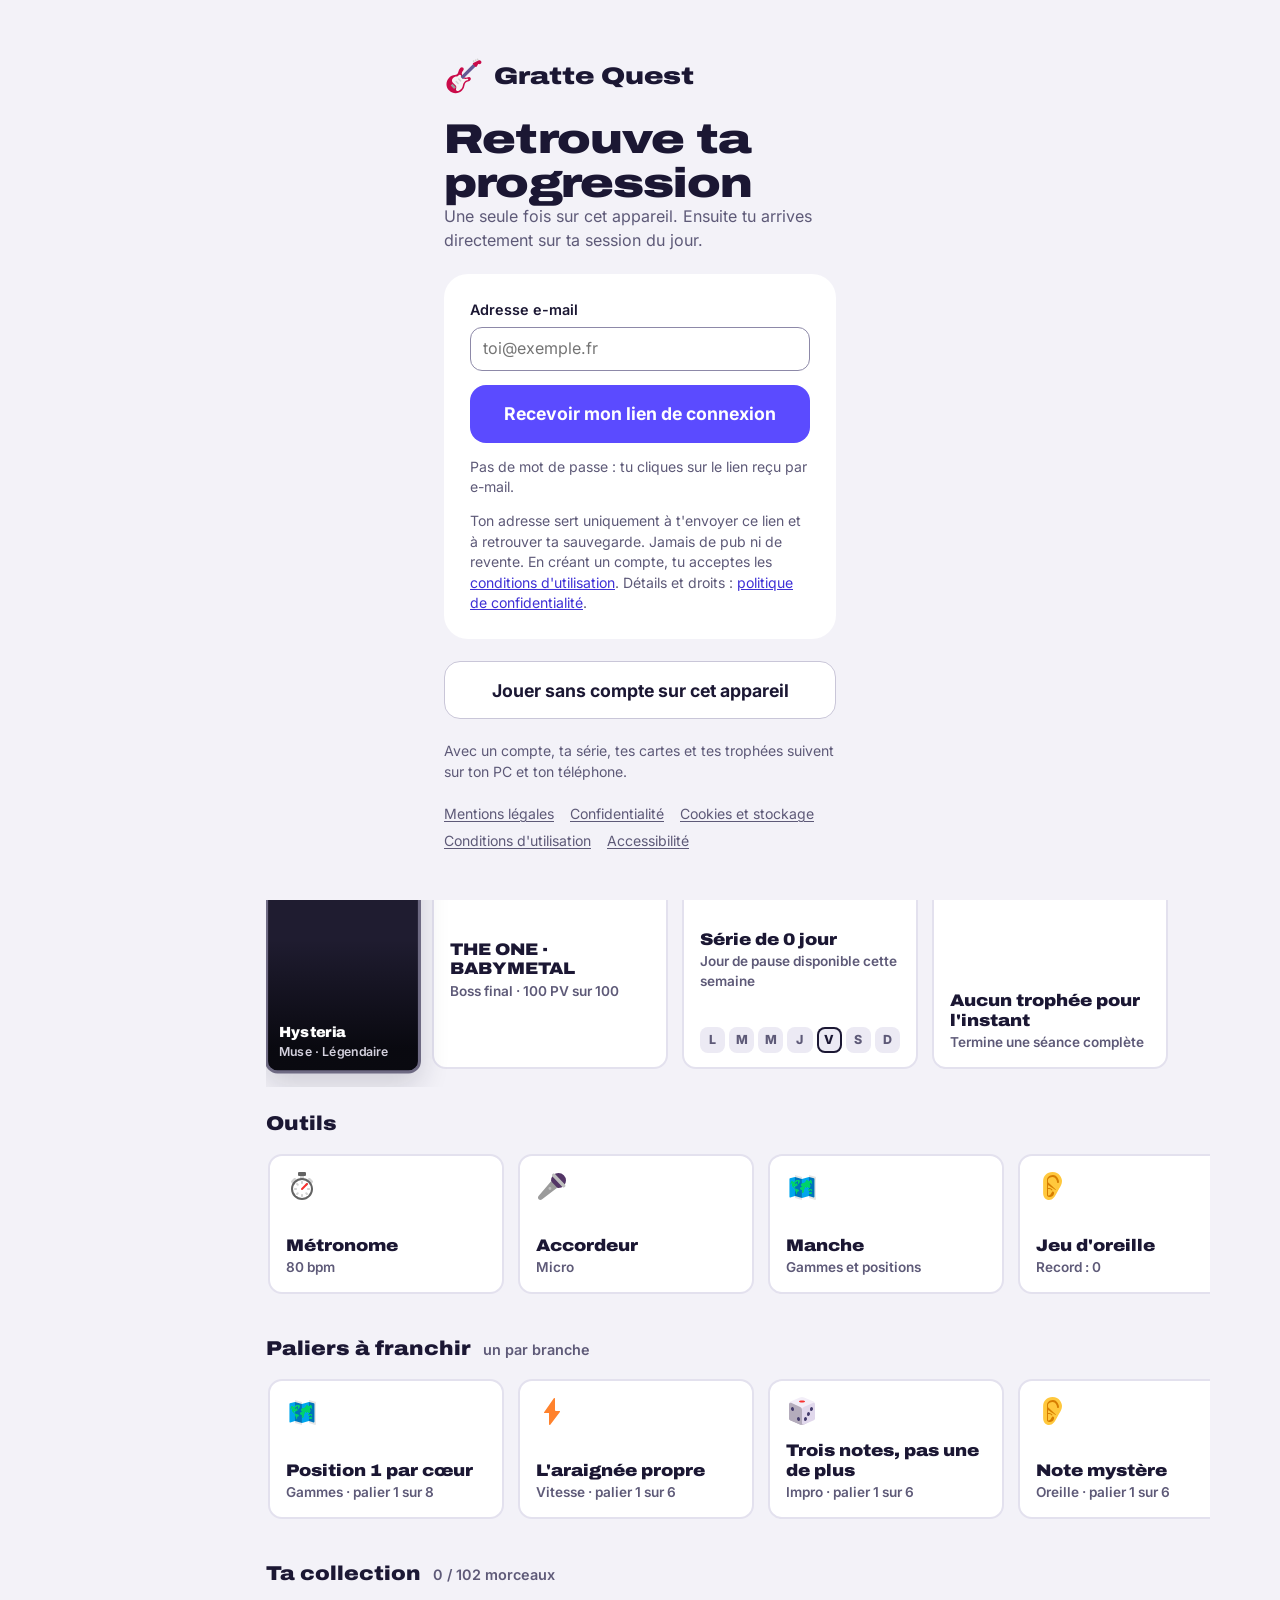
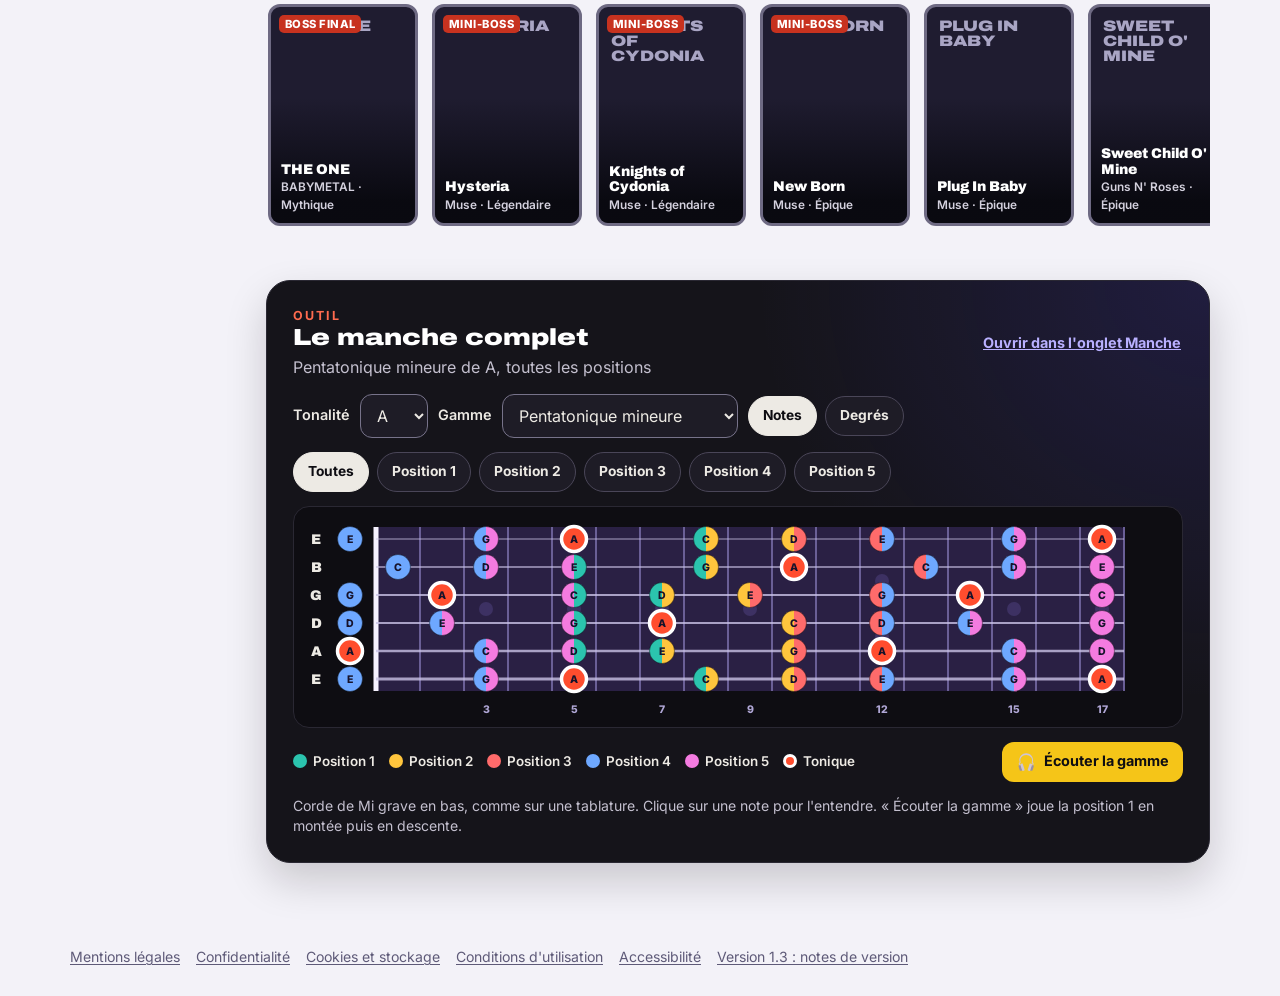
<file: index.html>
<!DOCTYPE html>
<html lang="fr">
<head>
<meta charset="utf-8">
<meta name="viewport" content="width=device-width, initial-scale=1, viewport-fit=cover">
<title>Gratte Quest</title>
<meta name="description" content="Journal de progression guitare électrique sous forme de jeu : missions du jour, paliers, cartes à collectionner, trophées et boss final.">
<meta name="theme-color" content="#5B4BFF">
<link rel="manifest" href="manifest.webmanifest">
<link rel="icon" type="image/png" sizes="192x192" href="assets/icons/icon-192.png">
<link rel="apple-touch-icon" href="assets/icons/apple-touch-icon.png">
<meta name="apple-mobile-web-app-capable" content="yes">
<meta name="apple-mobile-web-app-title" content="Gratte Quest">
<meta name="referrer" content="strict-origin-when-cross-origin">
<link rel="canonical" href="https://mathx007.github.io/siteguitare/">
<link rel="alternate" type="text/markdown" href="llms.txt" title="Description du site pour les agents IA">
<link rel="sitemap" type="application/xml" href="sitemap.xml">
<script>/* Thème appliqué avant l'affichage (pas de flash) : choix mémorisé, sinon réglage de l'appareil. */try{var gqT=localStorage.getItem('gq-theme')}catch(e){}document.documentElement.dataset.theme=gqT==='dark'||gqT==='light'?gqT:(window.matchMedia&&matchMedia('(prefers-color-scheme: dark)').matches?'dark':'light');</script>
<link rel="stylesheet" href="assets/fonts/fonts.css?v=17">
<link rel="stylesheet" href="app.css?v=17">
<script type="application/ld+json">{"@context":"https://schema.org","@type":"WebApplication","name":"Gratte Quest","url":"https://mathx007.github.io/siteguitare/","applicationCategory":"EducationalApplication","operatingSystem":"Navigateur web","inLanguage":"fr","isAccessibleForFree":true,"description":"Journal de progression guitare électrique sous forme de jeu : missions quotidiennes de 30 minutes, paliers de compétences (gammes, vitesse, improvisation, oreille, riffs), cartes de morceaux à collectionner, trophées et boss final.","author":{"@type":"Person","name":"Mathys Langlois"}}</script>
</head>
<body>
<header id="top"></header>
<div id="sessionbar" role="region" aria-label="Session en cours" hidden></div>
<main id="view" class="wrap"></main>
<div id="dock" role="region" aria-label="Outils"></div>
<div id="seance" role="dialog" aria-modal="true" aria-label="Séance du jour, plein écran" hidden></div>
<div id="modal" role="dialog" aria-modal="true" aria-label="Détail"></div>
<div id="login" role="region" aria-label="Connexion" hidden></div>
<div id="toasts" aria-live="polite"></div>
<div id="sr" class="sr-only" aria-live="polite"></div>
<noscript><div class="wrap nojs"><h1>Gratte Quest</h1><p>Journal de progression guitare électrique sous forme de jeu : missions du jour, paliers, cartes de morceaux à collectionner, trophées et boss final. L'application a besoin de JavaScript pour fonctionner. Une description complète du site se trouve dans le fichier <a href="llms.txt">llms.txt</a>.</p></div></noscript>
<footer class="sitefoot wrap"><nav class="legal small" aria-label="Informations légales"><a href="mentions-legales.html">Mentions légales</a><a href="confidentialite.html">Confidentialité</a><a href="cookies.html">Cookies et stockage</a><a href="cgu.html">Conditions d'utilisation</a><a href="accessibilite.html">Accessibilité</a><a href="https://github.com/mathx007/siteguitare/blob/main/notes-de-version/1.3.md" target="_blank" rel="noopener noreferrer">Version 1.3 : notes de version<span class="sr-only"> (GitHub, nouvel onglet)</span></a></nav></footer>
<script src="vendor/supabase.js?v=17"></script>
<script src="js/core.js?v=17"></script>
<script src="js/data.js?v=17"></script>
<script src="js/audio.js?v=17"></script>
<script src="js/cloud.js?v=17"></script>
<script src="js/app.js?v=17"></script>
</body>
</html>
</file>
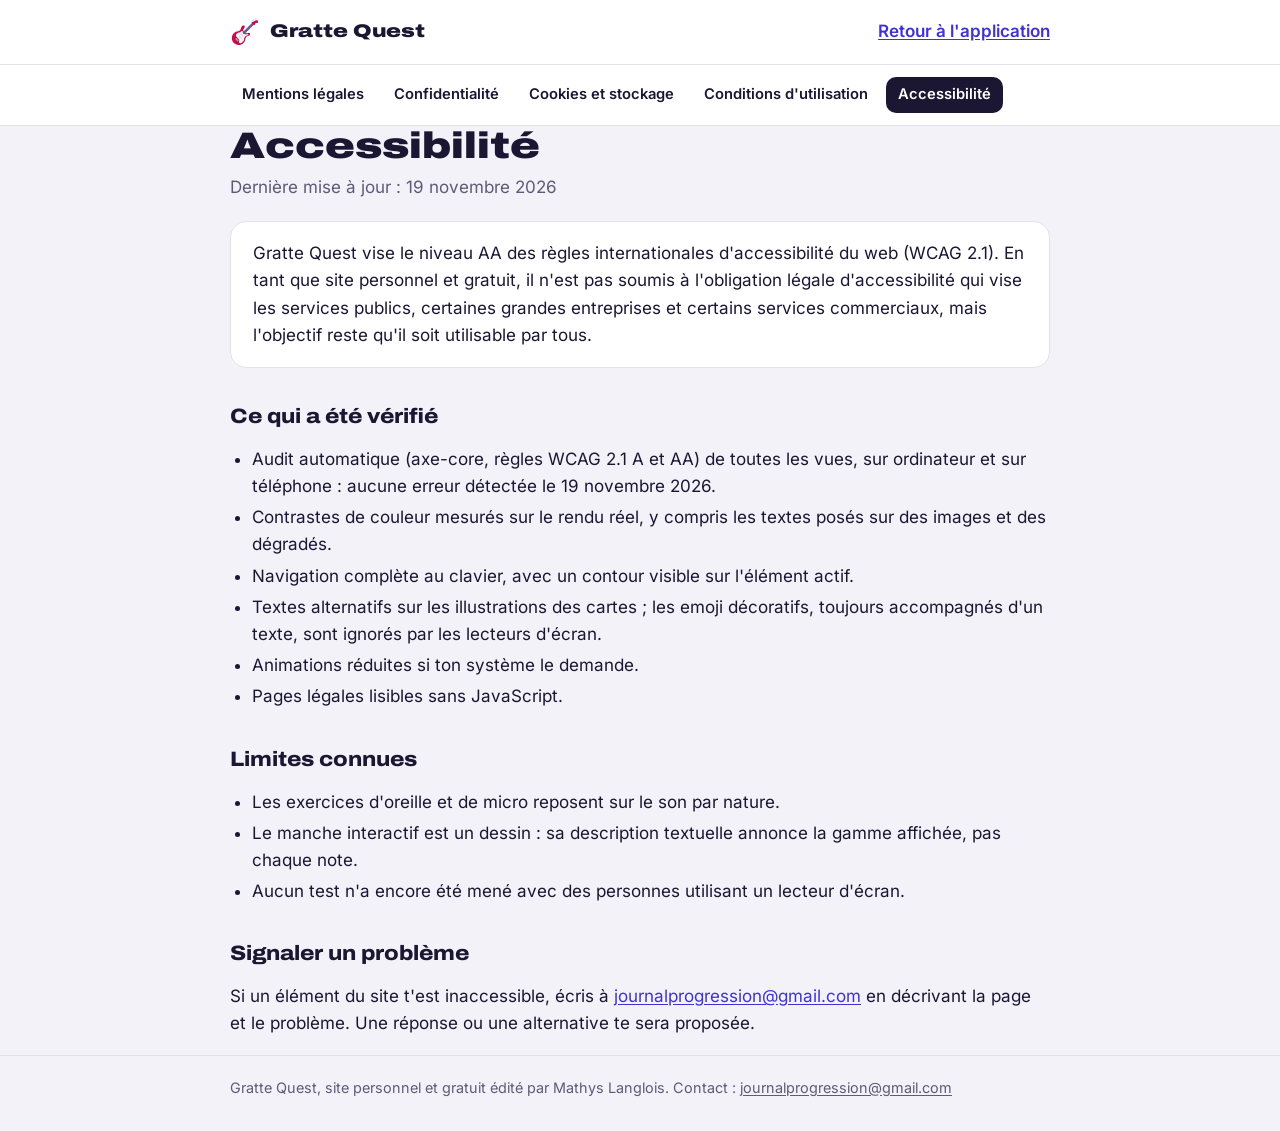
<file: accessibilite.html>
<!DOCTYPE html>
<html lang="fr">
<head>
<meta charset="utf-8">
<meta name="viewport" content="width=device-width, initial-scale=1">
<title>Accessibilité · Gratte Quest</title>
<meta name="description" content="Déclaration d'accessibilité de Gratte Quest.">
<meta name="referrer" content="strict-origin-when-cross-origin">
<link rel="canonical" href="https://mathx007.github.io/siteguitare/accessibilite.html">
<link rel="icon" type="image/png" sizes="192x192" href="assets/icons/icon-192.png">
<link rel="stylesheet" href="assets/fonts/fonts.css">
<link rel="stylesheet" href="assets/legal.css">
</head>
<body>
<a class="skip" href="#contenu">Aller au contenu</a>
<header class="top"><div class="in"><a class="brand" href="./"><img src="assets/emoji/guitar.svg" alt="" width="30" height="30">Gratte Quest</a><a class="back" href="./">Retour à l'application</a></div></header>
<nav class="legal-nav" aria-label="Informations légales"><ul><li><a href="mentions-legales.html">Mentions légales</a></li><li><a href="confidentialite.html">Confidentialité</a></li><li><a href="cookies.html">Cookies et stockage</a></li><li><a href="cgu.html">Conditions d'utilisation</a></li><li><a href="accessibilite.html" aria-current="page">Accessibilité</a></li></ul></nav>
<main id="contenu" class="in">
<h1>Accessibilité</h1>
<p class="updated">Dernière mise à jour : 19 novembre 2026</p>

<div class="box">
<p>Gratte Quest vise le niveau AA des règles internationales d'accessibilité du web (WCAG 2.1). En tant que site personnel et gratuit, il n'est pas soumis à l'obligation légale d'accessibilité qui vise les services publics, certaines grandes entreprises et certains services commerciaux, mais l'objectif reste qu'il soit utilisable par tous.</p>
</div>

<h2>Ce qui a été vérifié</h2>
<ul>
<li>Audit automatique (axe-core, règles WCAG 2.1 A et AA) de toutes les vues, sur ordinateur et sur téléphone : aucune erreur détectée le 19 novembre 2026.</li>
<li>Contrastes de couleur mesurés sur le rendu réel, y compris les textes posés sur des images et des dégradés.</li>
<li>Navigation complète au clavier, avec un contour visible sur l'élément actif.</li>
<li>Textes alternatifs sur les illustrations des cartes ; les emoji décoratifs, toujours accompagnés d'un texte, sont ignorés par les lecteurs d'écran.</li>
<li>Animations réduites si ton système le demande.</li>
<li>Pages légales lisibles sans JavaScript.</li>
</ul>

<h2>Limites connues</h2>
<ul>
<li>Les exercices d'oreille et de micro reposent sur le son par nature.</li>
<li>Le manche interactif est un dessin : sa description textuelle annonce la gamme affichée, pas chaque note.</li>
<li>Aucun test n'a encore été mené avec des personnes utilisant un lecteur d'écran.</li>
</ul>

<h2>Signaler un problème</h2>
<p>Si un élément du site t'est inaccessible, écris à <a href="mailto:journalprogression@gmail.com">journalprogression@gmail.com</a> en décrivant la page et le problème. Une réponse ou une alternative te sera proposée.</p>

</main>
<footer class="foot"><div class="in">Gratte Quest, site personnel et gratuit édité par Mathys Langlois. Contact : <a href="mailto:journalprogression@gmail.com">journalprogression@gmail.com</a></div></footer>
</body>
</html>
</file>
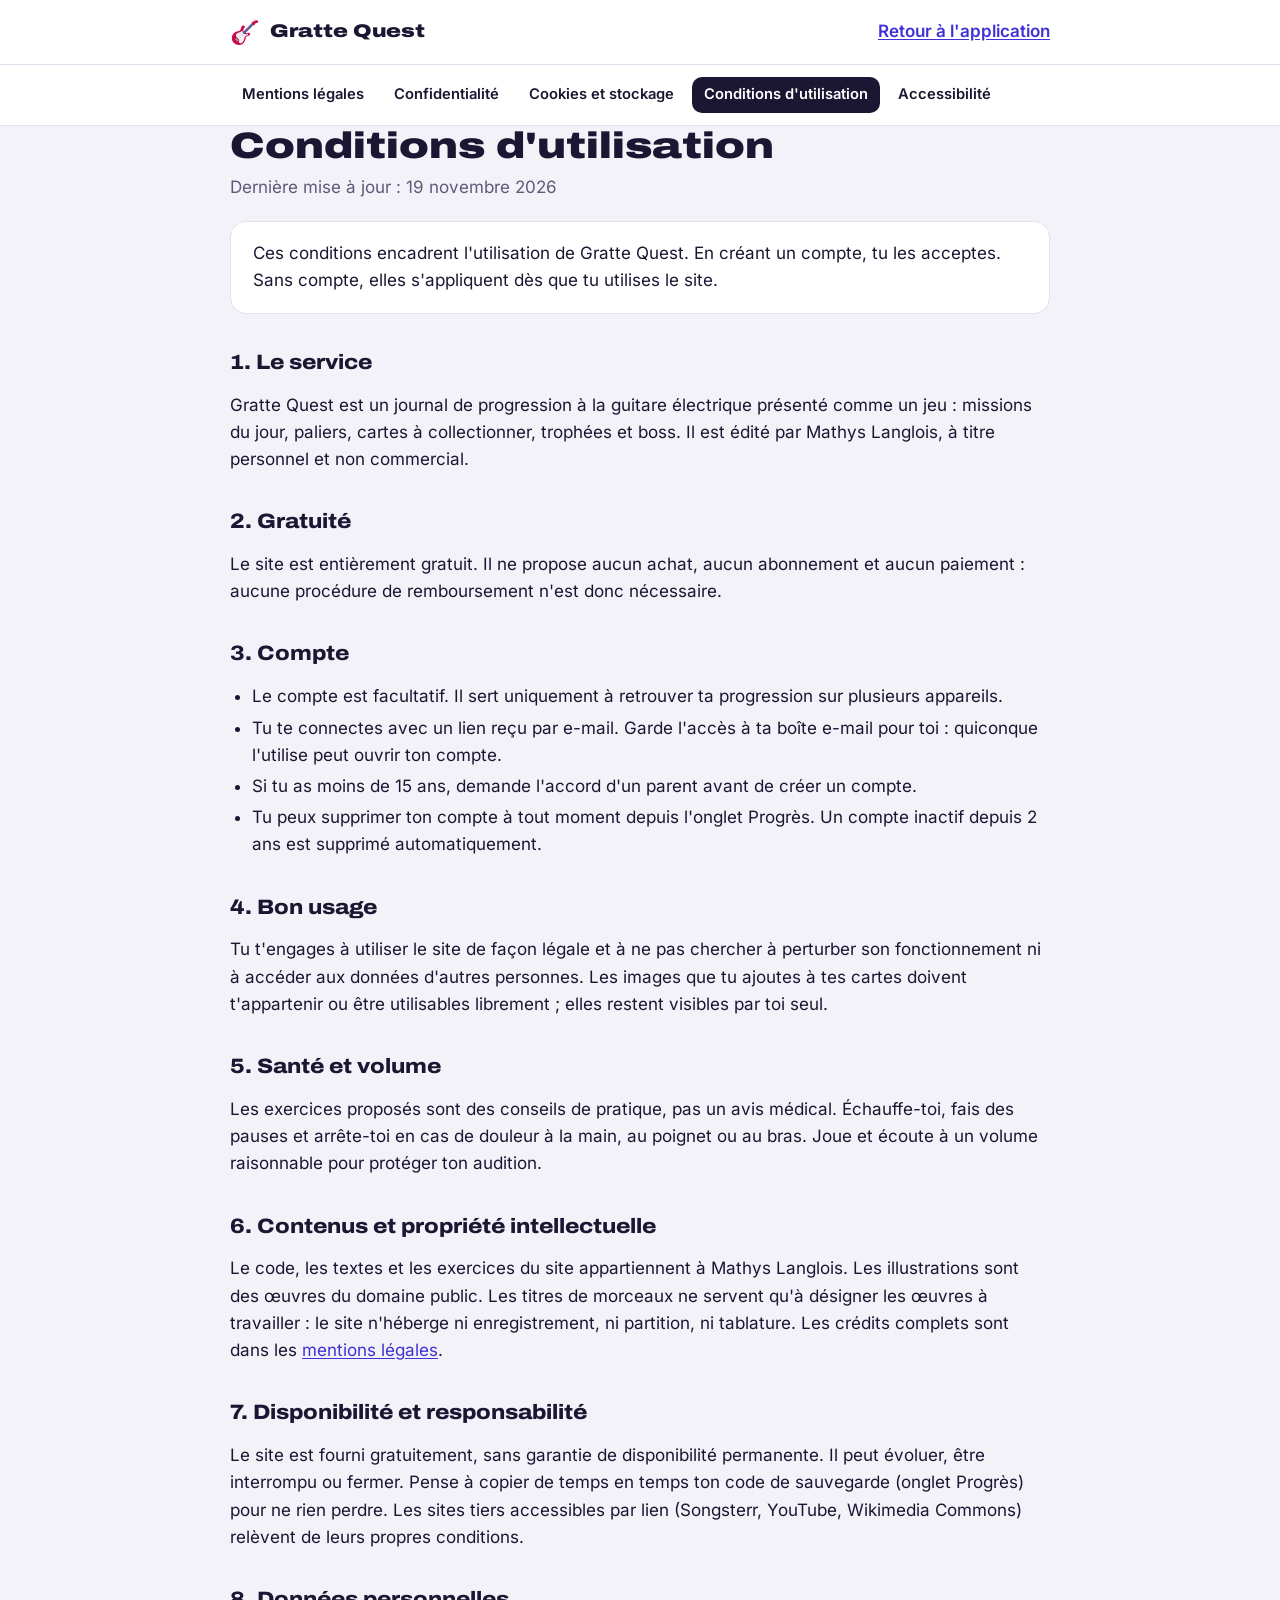
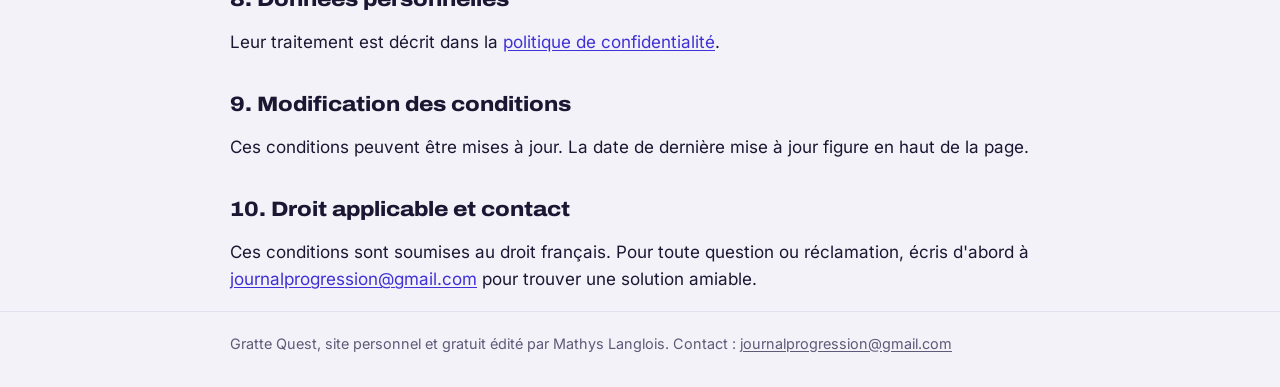
<file: cgu.html>
<!DOCTYPE html>
<html lang="fr">
<head>
<meta charset="utf-8">
<meta name="viewport" content="width=device-width, initial-scale=1">
<title>Conditions d'utilisation · Gratte Quest</title>
<meta name="description" content="Conditions générales d'utilisation de Gratte Quest.">
<meta name="referrer" content="strict-origin-when-cross-origin">
<link rel="canonical" href="https://mathx007.github.io/siteguitare/cgu.html">
<link rel="icon" type="image/png" sizes="192x192" href="assets/icons/icon-192.png">
<link rel="stylesheet" href="assets/fonts/fonts.css">
<link rel="stylesheet" href="assets/legal.css">
</head>
<body>
<a class="skip" href="#contenu">Aller au contenu</a>
<header class="top"><div class="in"><a class="brand" href="./"><img src="assets/emoji/guitar.svg" alt="" width="30" height="30">Gratte Quest</a><a class="back" href="./">Retour à l'application</a></div></header>
<nav class="legal-nav" aria-label="Informations légales"><ul><li><a href="mentions-legales.html">Mentions légales</a></li><li><a href="confidentialite.html">Confidentialité</a></li><li><a href="cookies.html">Cookies et stockage</a></li><li><a href="cgu.html" aria-current="page">Conditions d'utilisation</a></li><li><a href="accessibilite.html">Accessibilité</a></li></ul></nav>
<main id="contenu" class="in">
<h1>Conditions d'utilisation</h1>
<p class="updated">Dernière mise à jour : 19 novembre 2026</p>

<div class="box">
<p>Ces conditions encadrent l'utilisation de Gratte Quest. En créant un compte, tu les acceptes. Sans compte, elles s'appliquent dès que tu utilises le site.</p>
</div>

<h2>1. Le service</h2>
<p>Gratte Quest est un journal de progression à la guitare électrique présenté comme un jeu : missions du jour, paliers, cartes à collectionner, trophées et boss. Il est édité par Mathys Langlois, à titre personnel et non commercial.</p>

<h2>2. Gratuité</h2>
<p>Le site est entièrement gratuit. Il ne propose aucun achat, aucun abonnement et aucun paiement : aucune procédure de remboursement n'est donc nécessaire.</p>

<h2>3. Compte</h2>
<ul>
<li>Le compte est facultatif. Il sert uniquement à retrouver ta progression sur plusieurs appareils.</li>
<li>Tu te connectes avec un lien reçu par e-mail. Garde l'accès à ta boîte e-mail pour toi : quiconque l'utilise peut ouvrir ton compte.</li>
<li>Si tu as moins de 15 ans, demande l'accord d'un parent avant de créer un compte.</li>
<li>Tu peux supprimer ton compte à tout moment depuis l'onglet Progrès. Un compte inactif depuis 2 ans est supprimé automatiquement.</li>
</ul>

<h2>4. Bon usage</h2>
<p>Tu t'engages à utiliser le site de façon légale et à ne pas chercher à perturber son fonctionnement ni à accéder aux données d'autres personnes. Les images que tu ajoutes à tes cartes doivent t'appartenir ou être utilisables librement ; elles restent visibles par toi seul.</p>

<h2>5. Santé et volume</h2>
<p>Les exercices proposés sont des conseils de pratique, pas un avis médical. Échauffe-toi, fais des pauses et arrête-toi en cas de douleur à la main, au poignet ou au bras. Joue et écoute à un volume raisonnable pour protéger ton audition.</p>

<h2>6. Contenus et propriété intellectuelle</h2>
<p>Le code, les textes et les exercices du site appartiennent à Mathys Langlois. Les illustrations sont des œuvres du domaine public. Les titres de morceaux ne servent qu'à désigner les œuvres à travailler : le site n'héberge ni enregistrement, ni partition, ni tablature. Les crédits complets sont dans les <a href="mentions-legales.html">mentions légales</a>.</p>

<h2>7. Disponibilité et responsabilité</h2>
<p>Le site est fourni gratuitement, sans garantie de disponibilité permanente. Il peut évoluer, être interrompu ou fermer. Pense à copier de temps en temps ton code de sauvegarde (onglet Progrès) pour ne rien perdre. Les sites tiers accessibles par lien (Songsterr, YouTube, Wikimedia Commons) relèvent de leurs propres conditions.</p>

<h2>8. Données personnelles</h2>
<p>Leur traitement est décrit dans la <a href="confidentialite.html">politique de confidentialité</a>.</p>

<h2>9. Modification des conditions</h2>
<p>Ces conditions peuvent être mises à jour. La date de dernière mise à jour figure en haut de la page.</p>

<h2>10. Droit applicable et contact</h2>
<p>Ces conditions sont soumises au droit français. Pour toute question ou réclamation, écris d'abord à <a href="mailto:journalprogression@gmail.com">journalprogression@gmail.com</a> pour trouver une solution amiable.</p>

</main>
<footer class="foot"><div class="in">Gratte Quest, site personnel et gratuit édité par Mathys Langlois. Contact : <a href="mailto:journalprogression@gmail.com">journalprogression@gmail.com</a></div></footer>
</body>
</html>
</file>
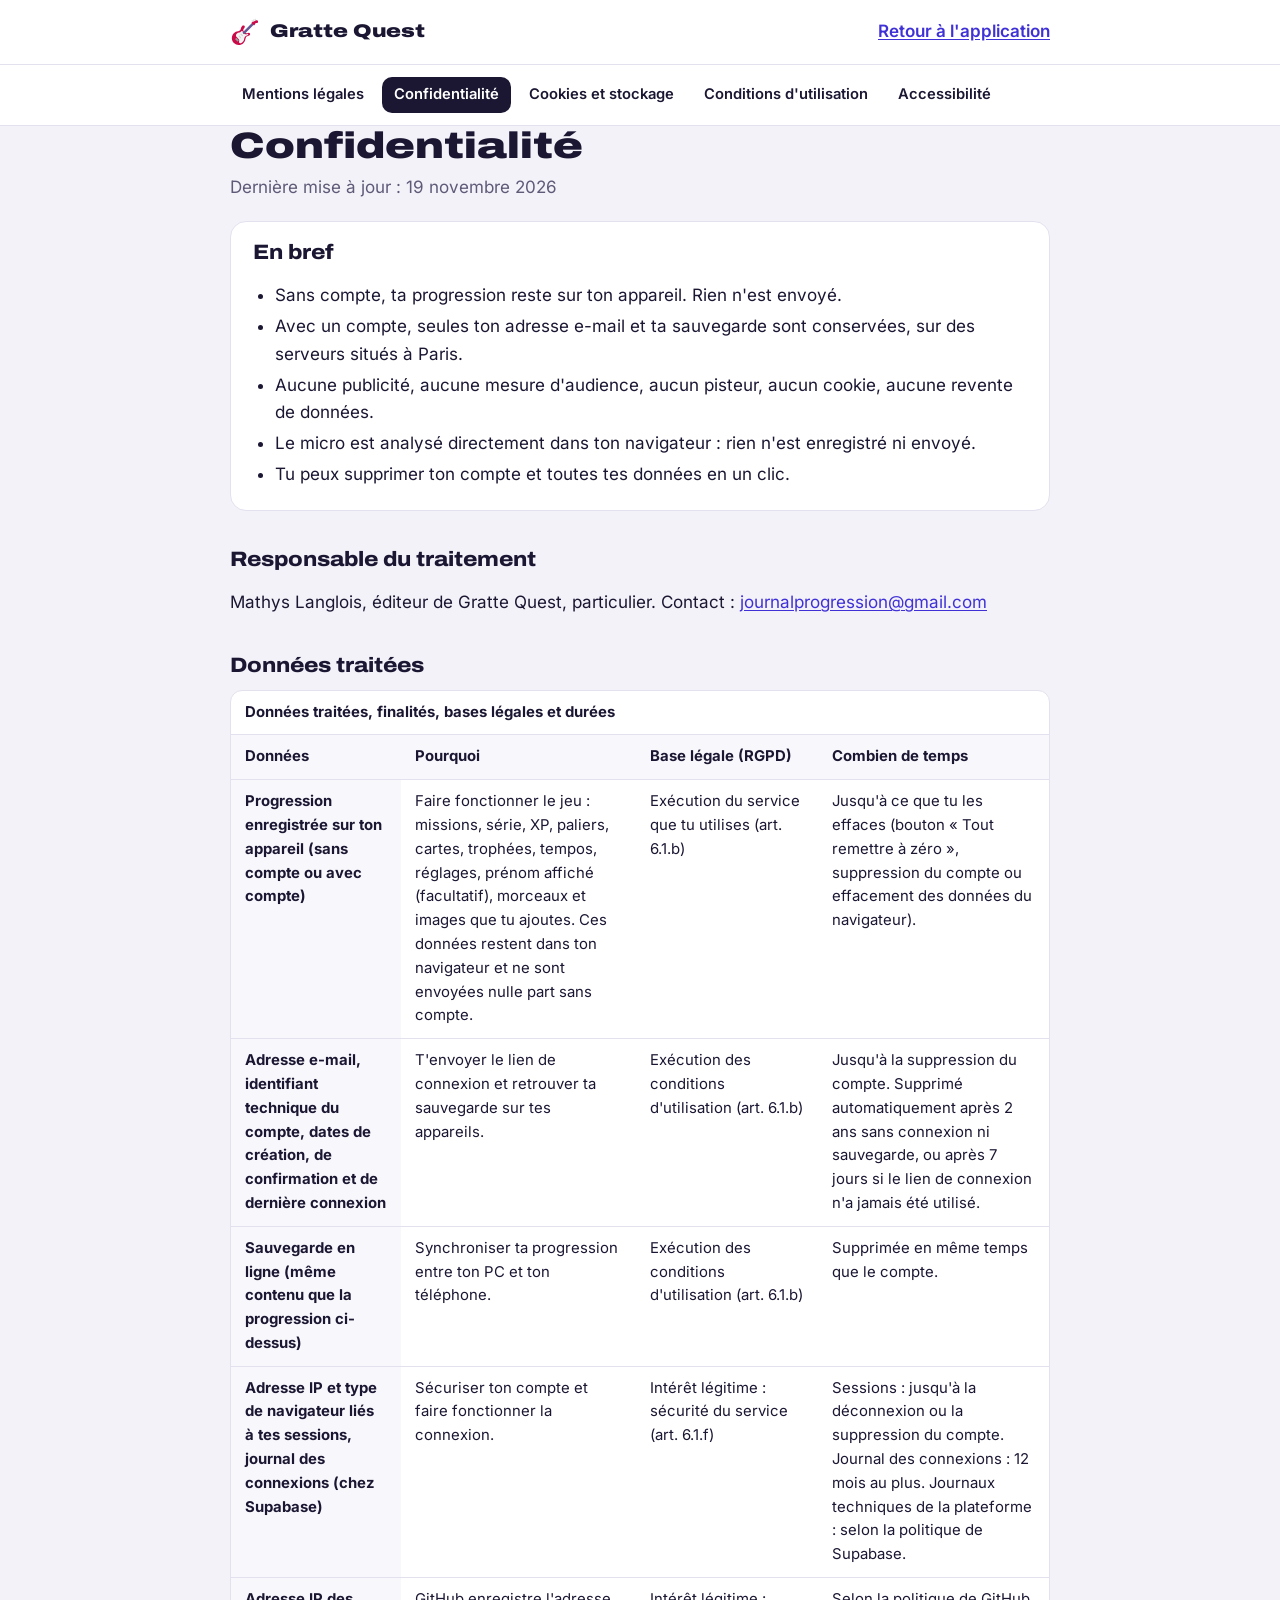
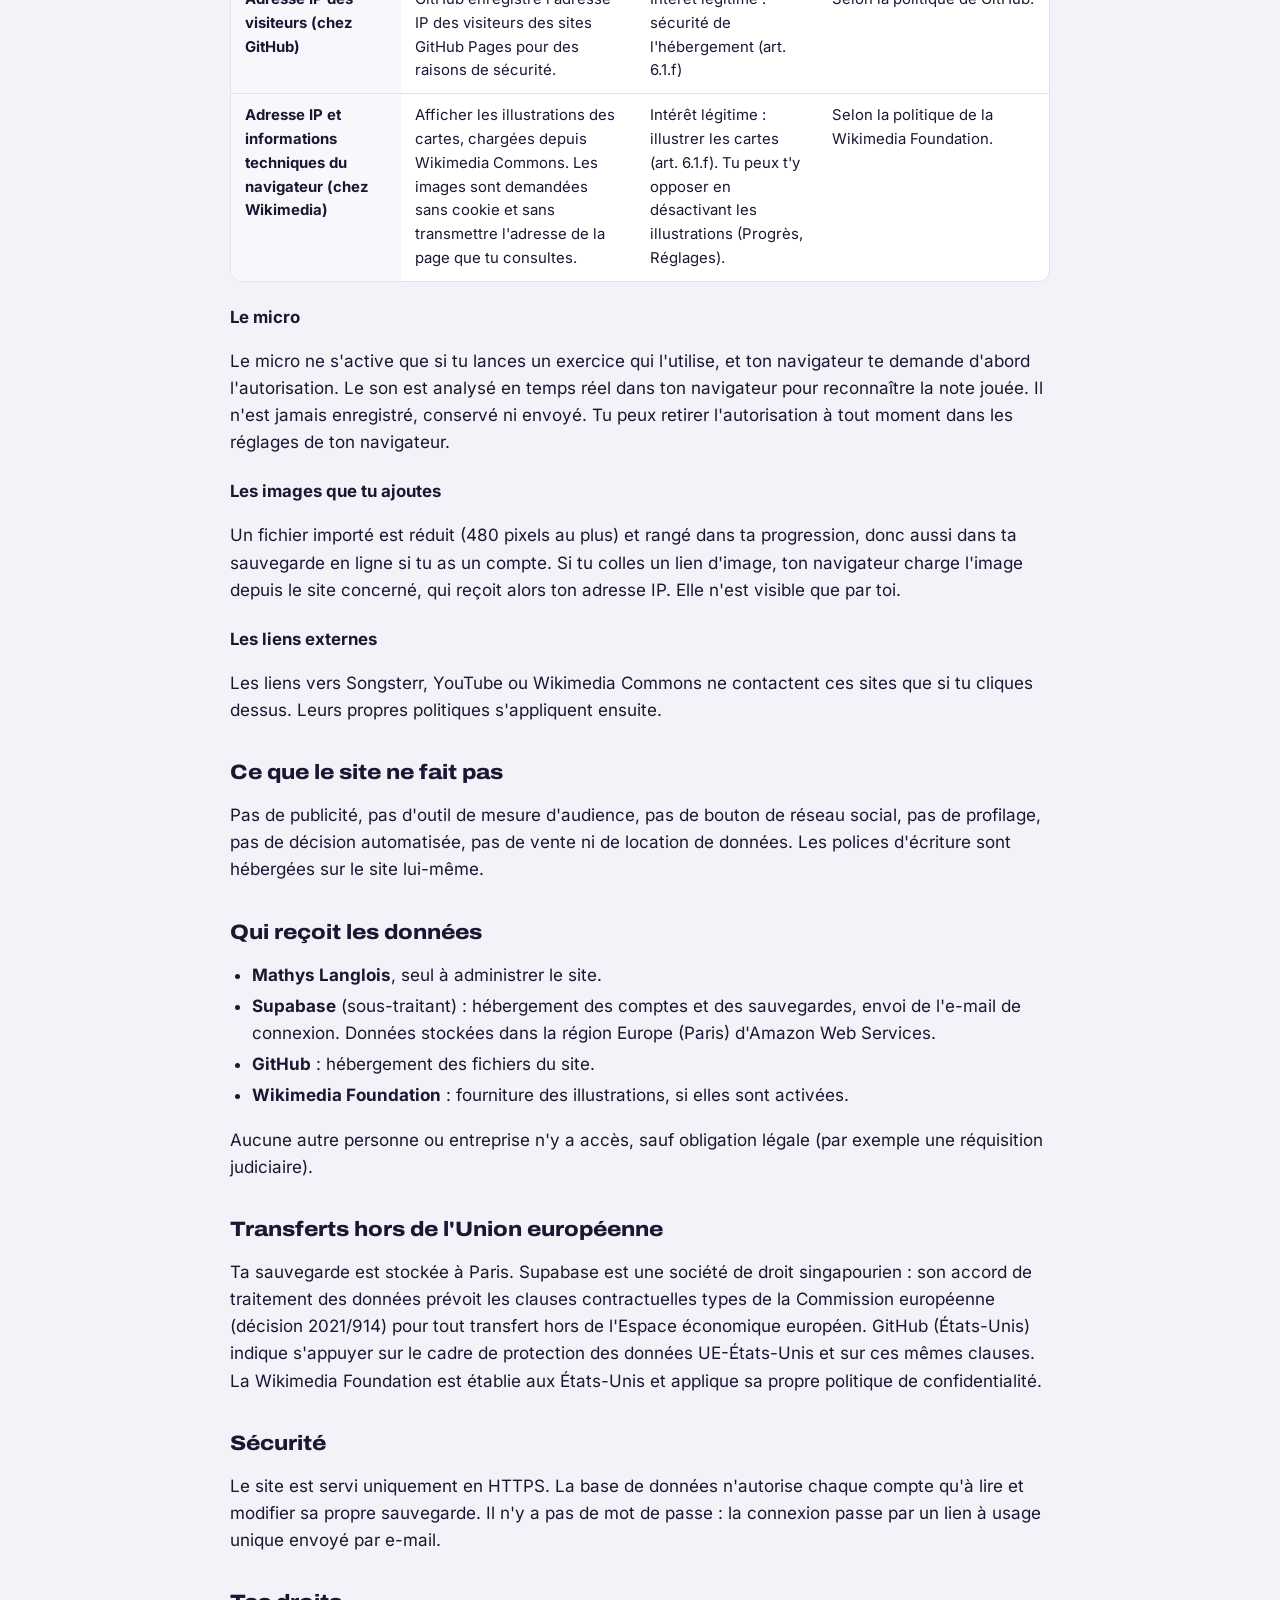
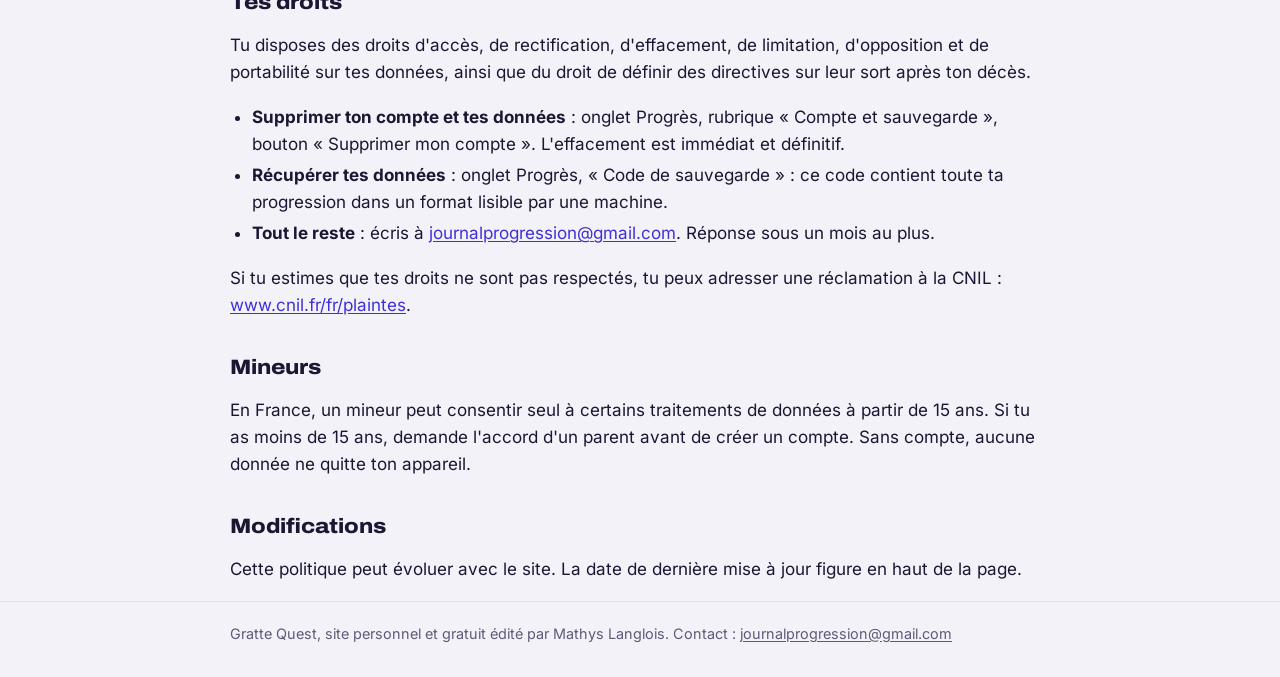
<file: confidentialite.html>
<!DOCTYPE html>
<html lang="fr">
<head>
<meta charset="utf-8">
<meta name="viewport" content="width=device-width, initial-scale=1">
<title>Confidentialité · Gratte Quest</title>
<meta name="description" content="Politique de confidentialité de Gratte Quest : données traitées, durées, droits.">
<meta name="referrer" content="strict-origin-when-cross-origin">
<link rel="canonical" href="https://mathx007.github.io/siteguitare/confidentialite.html">
<link rel="icon" type="image/png" sizes="192x192" href="assets/icons/icon-192.png">
<link rel="stylesheet" href="assets/fonts/fonts.css">
<link rel="stylesheet" href="assets/legal.css">
</head>
<body>
<a class="skip" href="#contenu">Aller au contenu</a>
<header class="top"><div class="in"><a class="brand" href="./"><img src="assets/emoji/guitar.svg" alt="" width="30" height="30">Gratte Quest</a><a class="back" href="./">Retour à l'application</a></div></header>
<nav class="legal-nav" aria-label="Informations légales"><ul><li><a href="mentions-legales.html">Mentions légales</a></li><li><a href="confidentialite.html" aria-current="page">Confidentialité</a></li><li><a href="cookies.html">Cookies et stockage</a></li><li><a href="cgu.html">Conditions d'utilisation</a></li><li><a href="accessibilite.html">Accessibilité</a></li></ul></nav>
<main id="contenu" class="in">
<h1>Confidentialité</h1>
<p class="updated">Dernière mise à jour : 19 novembre 2026</p>

<div class="box">
<h2>En bref</h2>
<ul>
<li>Sans compte, ta progression reste sur ton appareil. Rien n'est envoyé.</li>
<li>Avec un compte, seules ton adresse e-mail et ta sauvegarde sont conservées, sur des serveurs situés à Paris.</li>
<li>Aucune publicité, aucune mesure d'audience, aucun pisteur, aucun cookie, aucune revente de données.</li>
<li>Le micro est analysé directement dans ton navigateur : rien n'est enregistré ni envoyé.</li>
<li>Tu peux supprimer ton compte et toutes tes données en un clic.</li>
</ul>
</div>

<h2>Responsable du traitement</h2>
<p>Mathys Langlois, éditeur de Gratte Quest, particulier. Contact : <a href="mailto:journalprogression@gmail.com">journalprogression@gmail.com</a></p>

<h2>Données traitées</h2>
<div class="table-wrap" role="region" aria-label="Données traitées, finalités, bases légales et durées" tabindex="0"><table><caption>Données traitées, finalités, bases légales et durées</caption><thead><tr><th scope="col">Données</th><th scope="col">Pourquoi</th><th scope="col">Base légale (RGPD)</th><th scope="col">Combien de temps</th></tr></thead><tbody><tr><th scope="row">Progression enregistrée sur ton appareil (sans compte ou avec compte)</th><td>Faire fonctionner le jeu : missions, série, XP, paliers, cartes, trophées, tempos, réglages, prénom affiché (facultatif), morceaux et images que tu ajoutes. Ces données restent dans ton navigateur et ne sont envoyées nulle part sans compte.</td><td>Exécution du service que tu utilises (art. 6.1.b)</td><td>Jusqu'à ce que tu les effaces (bouton « Tout remettre à zéro », suppression du compte ou effacement des données du navigateur).</td></tr><tr><th scope="row">Adresse e-mail, identifiant technique du compte, dates de création, de confirmation et de dernière connexion</th><td>T'envoyer le lien de connexion et retrouver ta sauvegarde sur tes appareils.</td><td>Exécution des conditions d'utilisation (art. 6.1.b)</td><td>Jusqu'à la suppression du compte. Supprimé automatiquement après 2 ans sans connexion ni sauvegarde, ou après 7 jours si le lien de connexion n'a jamais été utilisé.</td></tr><tr><th scope="row">Sauvegarde en ligne (même contenu que la progression ci-dessus)</th><td>Synchroniser ta progression entre ton PC et ton téléphone.</td><td>Exécution des conditions d'utilisation (art. 6.1.b)</td><td>Supprimée en même temps que le compte.</td></tr><tr><th scope="row">Adresse IP et type de navigateur liés à tes sessions, journal des connexions (chez Supabase)</th><td>Sécuriser ton compte et faire fonctionner la connexion.</td><td>Intérêt légitime : sécurité du service (art. 6.1.f)</td><td>Sessions : jusqu'à la déconnexion ou la suppression du compte. Journal des connexions : 12 mois au plus. Journaux techniques de la plateforme : selon la politique de Supabase.</td></tr><tr><th scope="row">Adresse IP des visiteurs (chez GitHub)</th><td>GitHub enregistre l'adresse IP des visiteurs des sites GitHub Pages pour des raisons de sécurité.</td><td>Intérêt légitime : sécurité de l'hébergement (art. 6.1.f)</td><td>Selon la politique de GitHub.</td></tr><tr><th scope="row">Adresse IP et informations techniques du navigateur (chez Wikimedia)</th><td>Afficher les illustrations des cartes, chargées depuis Wikimedia Commons. Les images sont demandées sans cookie et sans transmettre l'adresse de la page que tu consultes.</td><td>Intérêt légitime : illustrer les cartes (art. 6.1.f). Tu peux t'y opposer en désactivant les illustrations (Progrès, Réglages).</td><td>Selon la politique de la Wikimedia Foundation.</td></tr></tbody></table></div>

<h3>Le micro</h3>
<p>Le micro ne s'active que si tu lances un exercice qui l'utilise, et ton navigateur te demande d'abord l'autorisation. Le son est analysé en temps réel dans ton navigateur pour reconnaître la note jouée. Il n'est jamais enregistré, conservé ni envoyé. Tu peux retirer l'autorisation à tout moment dans les réglages de ton navigateur.</p>

<h3>Les images que tu ajoutes</h3>
<p>Un fichier importé est réduit (480 pixels au plus) et rangé dans ta progression, donc aussi dans ta sauvegarde en ligne si tu as un compte. Si tu colles un lien d'image, ton navigateur charge l'image depuis le site concerné, qui reçoit alors ton adresse IP. Elle n'est visible que par toi.</p>

<h3>Les liens externes</h3>
<p>Les liens vers Songsterr, YouTube ou Wikimedia Commons ne contactent ces sites que si tu cliques dessus. Leurs propres politiques s'appliquent ensuite.</p>

<h2>Ce que le site ne fait pas</h2>
<p>Pas de publicité, pas d'outil de mesure d'audience, pas de bouton de réseau social, pas de profilage, pas de décision automatisée, pas de vente ni de location de données. Les polices d'écriture sont hébergées sur le site lui-même.</p>

<h2>Qui reçoit les données</h2>
<ul>
<li><strong>Mathys Langlois</strong>, seul à administrer le site.</li>
<li><strong>Supabase</strong> (sous-traitant) : hébergement des comptes et des sauvegardes, envoi de l'e-mail de connexion. Données stockées dans la région Europe (Paris) d'Amazon Web Services.</li>
<li><strong>GitHub</strong> : hébergement des fichiers du site.</li>
<li><strong>Wikimedia Foundation</strong> : fourniture des illustrations, si elles sont activées.</li>
</ul>
<p>Aucune autre personne ou entreprise n'y a accès, sauf obligation légale (par exemple une réquisition judiciaire).</p>

<h2>Transferts hors de l'Union européenne</h2>
<p>Ta sauvegarde est stockée à Paris. Supabase est une société de droit singapourien : son accord de traitement des données prévoit les clauses contractuelles types de la Commission européenne (décision 2021/914) pour tout transfert hors de l'Espace économique européen. GitHub (États-Unis) indique s'appuyer sur le cadre de protection des données UE-États-Unis et sur ces mêmes clauses. La Wikimedia Foundation est établie aux États-Unis et applique sa propre politique de confidentialité.</p>

<h2>Sécurité</h2>
<p>Le site est servi uniquement en HTTPS. La base de données n'autorise chaque compte qu'à lire et modifier sa propre sauvegarde. Il n'y a pas de mot de passe : la connexion passe par un lien à usage unique envoyé par e-mail.</p>

<h2>Tes droits</h2>
<p>Tu disposes des droits d'accès, de rectification, d'effacement, de limitation, d'opposition et de portabilité sur tes données, ainsi que du droit de définir des directives sur leur sort après ton décès.</p>
<ul>
<li><strong>Supprimer ton compte et tes données</strong> : onglet Progrès, rubrique « Compte et sauvegarde », bouton « Supprimer mon compte ». L'effacement est immédiat et définitif.</li>
<li><strong>Récupérer tes données</strong> : onglet Progrès, « Code de sauvegarde » : ce code contient toute ta progression dans un format lisible par une machine.</li>
<li><strong>Tout le reste</strong> : écris à <a href="mailto:journalprogression@gmail.com">journalprogression@gmail.com</a>. Réponse sous un mois au plus.</li>
</ul>
<p>Si tu estimes que tes droits ne sont pas respectés, tu peux adresser une réclamation à la CNIL : <a href="https://www.cnil.fr/fr/plaintes">www.cnil.fr/fr/plaintes</a>.</p>

<h2>Mineurs</h2>
<p>En France, un mineur peut consentir seul à certains traitements de données à partir de 15 ans. Si tu as moins de 15 ans, demande l'accord d'un parent avant de créer un compte. Sans compte, aucune donnée ne quitte ton appareil.</p>

<h2>Modifications</h2>
<p>Cette politique peut évoluer avec le site. La date de dernière mise à jour figure en haut de la page.</p>

</main>
<footer class="foot"><div class="in">Gratte Quest, site personnel et gratuit édité par Mathys Langlois. Contact : <a href="mailto:journalprogression@gmail.com">journalprogression@gmail.com</a></div></footer>
</body>
</html>
</file>
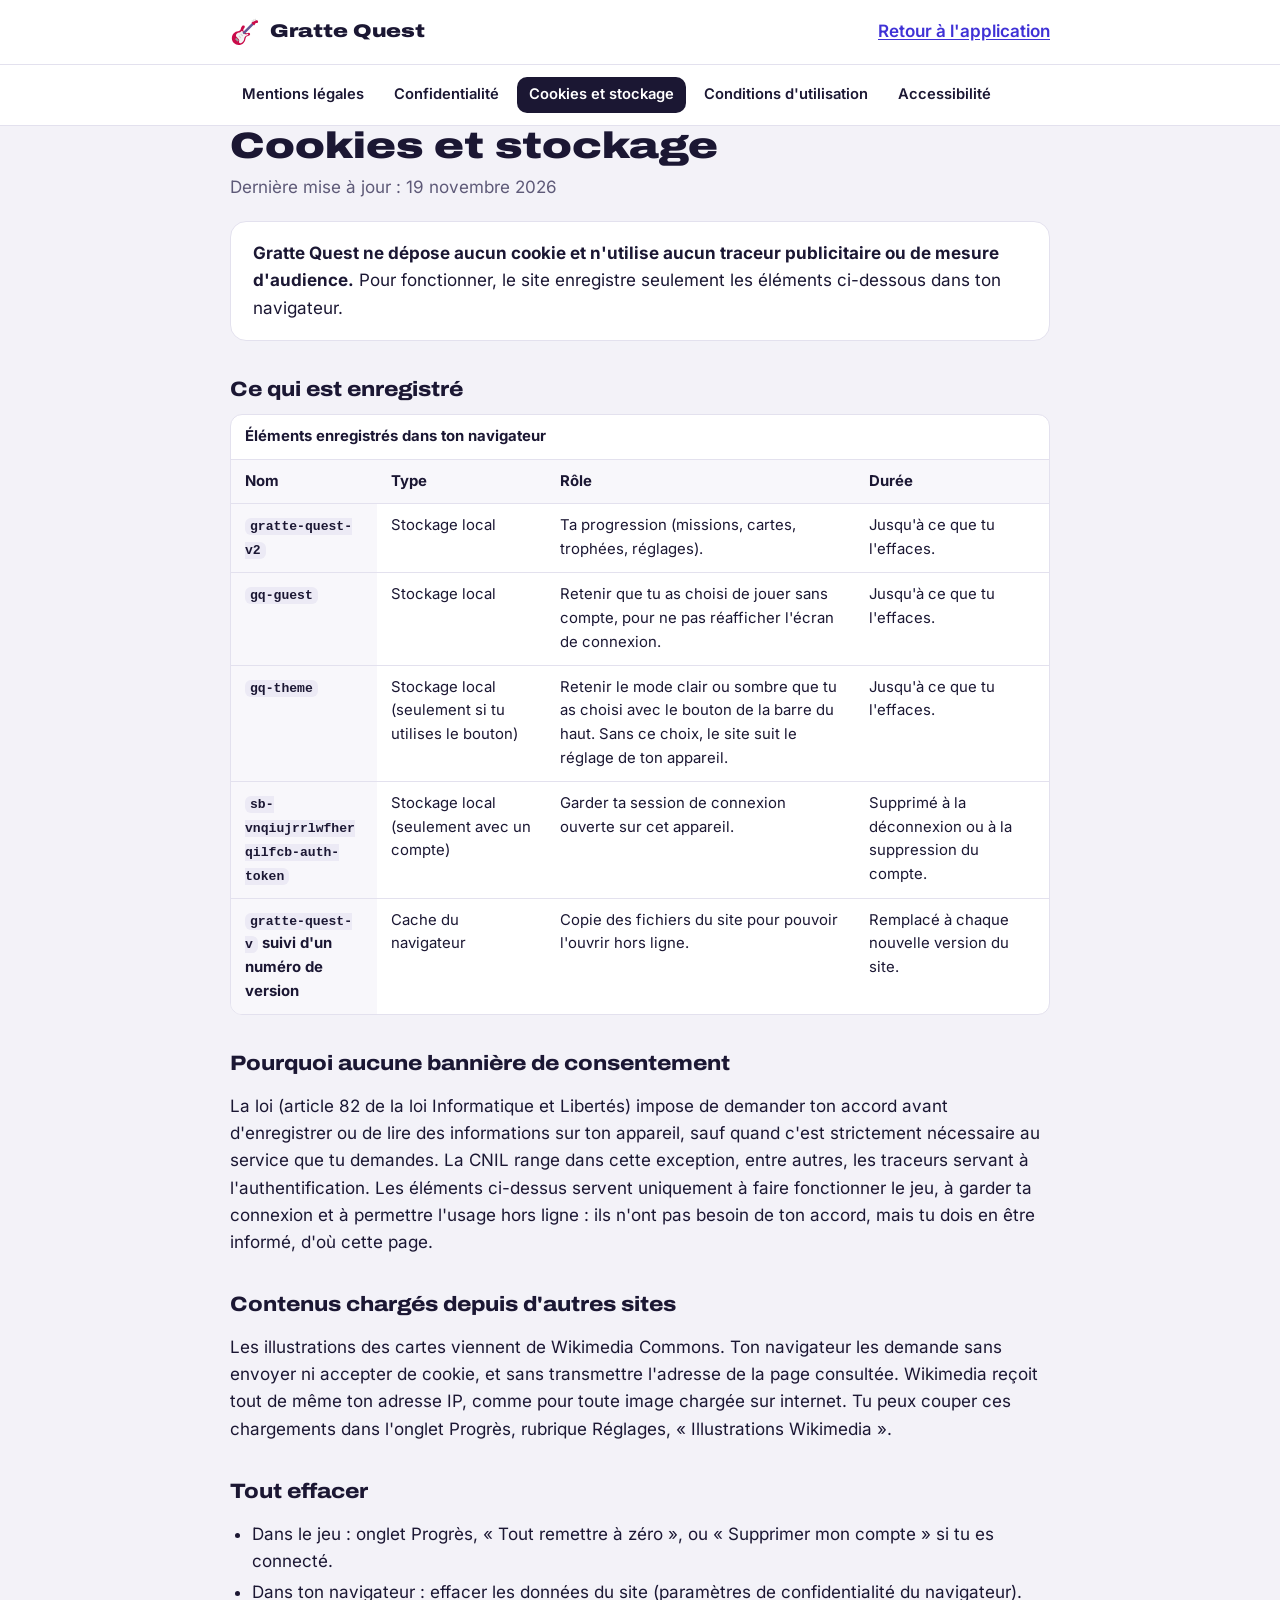
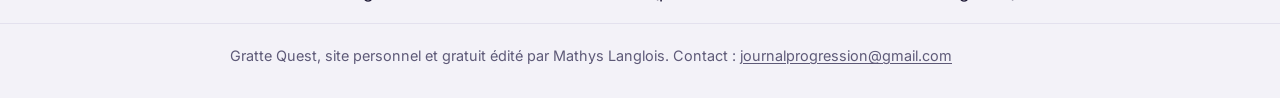
<file: cookies.html>
<!DOCTYPE html>
<html lang="fr">
<head>
<meta charset="utf-8">
<meta name="viewport" content="width=device-width, initial-scale=1">
<title>Cookies et stockage · Gratte Quest</title>
<meta name="description" content="Cookies et stockage local de Gratte Quest : aucun cookie, liste de ce qui est enregistré.">
<meta name="referrer" content="strict-origin-when-cross-origin">
<link rel="canonical" href="https://mathx007.github.io/siteguitare/cookies.html">
<link rel="icon" type="image/png" sizes="192x192" href="assets/icons/icon-192.png">
<link rel="stylesheet" href="assets/fonts/fonts.css">
<link rel="stylesheet" href="assets/legal.css">
</head>
<body>
<a class="skip" href="#contenu">Aller au contenu</a>
<header class="top"><div class="in"><a class="brand" href="./"><img src="assets/emoji/guitar.svg" alt="" width="30" height="30">Gratte Quest</a><a class="back" href="./">Retour à l'application</a></div></header>
<nav class="legal-nav" aria-label="Informations légales"><ul><li><a href="mentions-legales.html">Mentions légales</a></li><li><a href="confidentialite.html">Confidentialité</a></li><li><a href="cookies.html" aria-current="page">Cookies et stockage</a></li><li><a href="cgu.html">Conditions d'utilisation</a></li><li><a href="accessibilite.html">Accessibilité</a></li></ul></nav>
<main id="contenu" class="in">
<h1>Cookies et stockage</h1>
<p class="updated">Dernière mise à jour : 19 novembre 2026</p>

<div class="box">
<p><strong>Gratte Quest ne dépose aucun cookie et n'utilise aucun traceur publicitaire ou de mesure d'audience.</strong> Pour fonctionner, le site enregistre seulement les éléments ci-dessous dans ton navigateur.</p>
</div>

<h2>Ce qui est enregistré</h2>
<div class="table-wrap" role="region" aria-label="Éléments enregistrés dans ton navigateur" tabindex="0"><table><caption>Éléments enregistrés dans ton navigateur</caption><thead><tr><th scope="col">Nom</th><th scope="col">Type</th><th scope="col">Rôle</th><th scope="col">Durée</th></tr></thead><tbody><tr><th scope="row"><code>gratte-quest-v2</code></th><td>Stockage local</td><td>Ta progression (missions, cartes, trophées, réglages).</td><td>Jusqu'à ce que tu l'effaces.</td></tr><tr><th scope="row"><code>gq-guest</code></th><td>Stockage local</td><td>Retenir que tu as choisi de jouer sans compte, pour ne pas réafficher l'écran de connexion.</td><td>Jusqu'à ce que tu l'effaces.</td></tr>
<tr><th scope="row"><code>gq-theme</code></th><td>Stockage local (seulement si tu utilises le bouton)</td><td>Retenir le mode clair ou sombre que tu as choisi avec le bouton de la barre du haut. Sans ce choix, le site suit le réglage de ton appareil.</td><td>Jusqu'à ce que tu l'effaces.</td></tr><tr><th scope="row"><code>sb-vnqiujrrlwfherqilfcb-auth-token</code></th><td>Stockage local (seulement avec un compte)</td><td>Garder ta session de connexion ouverte sur cet appareil.</td><td>Supprimé à la déconnexion ou à la suppression du compte.</td></tr><tr><th scope="row"><code>gratte-quest-v</code> suivi d'un numéro de version</th><td>Cache du navigateur</td><td>Copie des fichiers du site pour pouvoir l'ouvrir hors ligne.</td><td>Remplacé à chaque nouvelle version du site.</td></tr></tbody></table></div>

<h2>Pourquoi aucune bannière de consentement</h2>
<p>La loi (article 82 de la loi Informatique et Libertés) impose de demander ton accord avant d'enregistrer ou de lire des informations sur ton appareil, sauf quand c'est strictement nécessaire au service que tu demandes. La CNIL range dans cette exception, entre autres, les traceurs servant à l'authentification. Les éléments ci-dessus servent uniquement à faire fonctionner le jeu, à garder ta connexion et à permettre l'usage hors ligne : ils n'ont pas besoin de ton accord, mais tu dois en être informé, d'où cette page.</p>

<h2>Contenus chargés depuis d'autres sites</h2>
<p>Les illustrations des cartes viennent de Wikimedia Commons. Ton navigateur les demande sans envoyer ni accepter de cookie, et sans transmettre l'adresse de la page consultée. Wikimedia reçoit tout de même ton adresse IP, comme pour toute image chargée sur internet. Tu peux couper ces chargements dans l'onglet Progrès, rubrique Réglages, « Illustrations Wikimedia ».</p>

<h2>Tout effacer</h2>
<ul>
<li>Dans le jeu : onglet Progrès, « Tout remettre à zéro », ou « Supprimer mon compte » si tu es connecté.</li>
<li>Dans ton navigateur : effacer les données du site (paramètres de confidentialité du navigateur).</li>
</ul>

</main>
<footer class="foot"><div class="in">Gratte Quest, site personnel et gratuit édité par Mathys Langlois. Contact : <a href="mailto:journalprogression@gmail.com">journalprogression@gmail.com</a></div></footer>
</body>
</html>
</file>
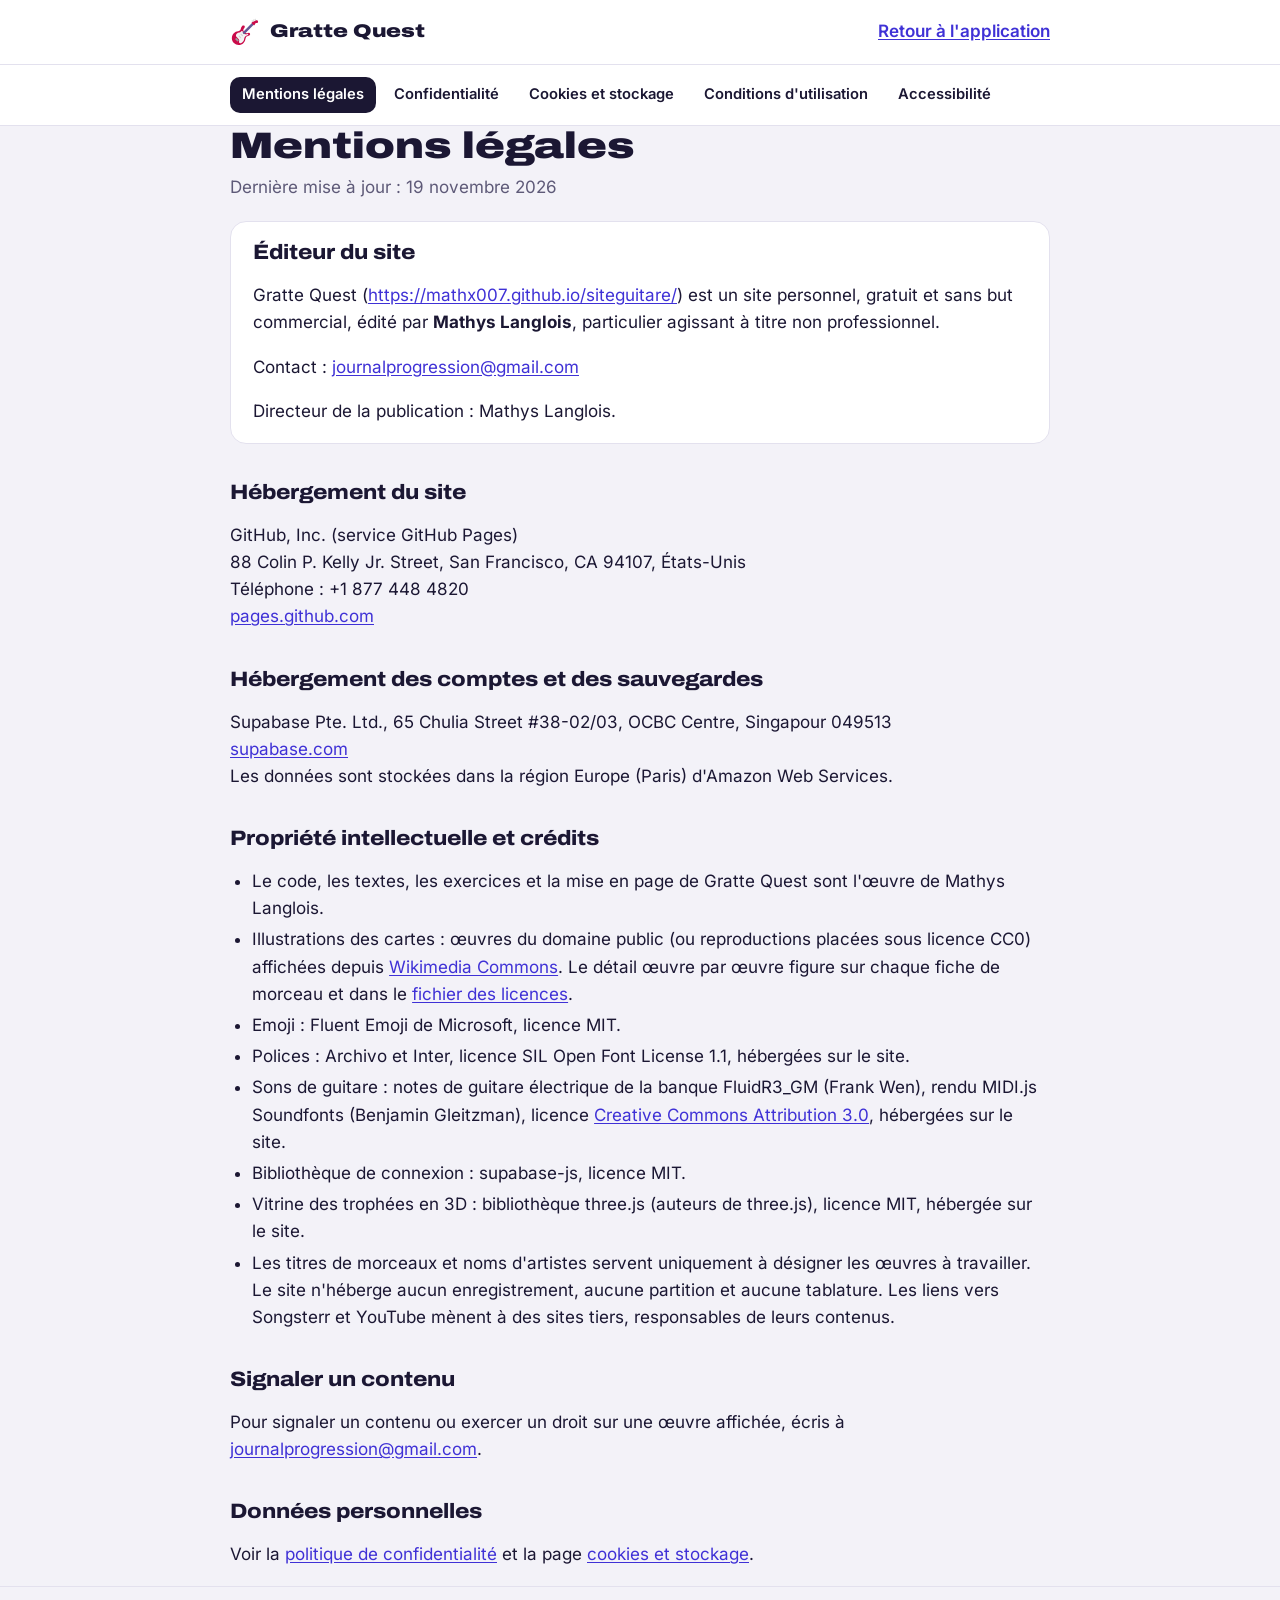
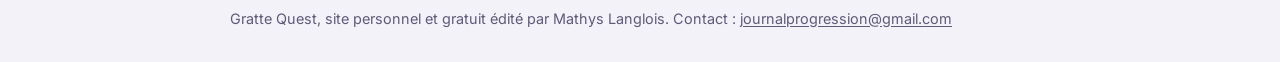
<file: mentions-legales.html>
<!DOCTYPE html>
<html lang="fr">
<head>
<meta charset="utf-8">
<meta name="viewport" content="width=device-width, initial-scale=1">
<title>Mentions légales · Gratte Quest</title>
<meta name="description" content="Mentions légales de Gratte Quest : éditeur, hébergeurs, crédits.">
<meta name="referrer" content="strict-origin-when-cross-origin">
<link rel="canonical" href="https://mathx007.github.io/siteguitare/mentions-legales.html">
<link rel="icon" type="image/png" sizes="192x192" href="assets/icons/icon-192.png">
<link rel="stylesheet" href="assets/fonts/fonts.css">
<link rel="stylesheet" href="assets/legal.css">
</head>
<body>
<a class="skip" href="#contenu">Aller au contenu</a>
<header class="top"><div class="in"><a class="brand" href="./"><img src="assets/emoji/guitar.svg" alt="" width="30" height="30">Gratte Quest</a><a class="back" href="./">Retour à l'application</a></div></header>
<nav class="legal-nav" aria-label="Informations légales"><ul><li><a href="mentions-legales.html" aria-current="page">Mentions légales</a></li><li><a href="confidentialite.html">Confidentialité</a></li><li><a href="cookies.html">Cookies et stockage</a></li><li><a href="cgu.html">Conditions d'utilisation</a></li><li><a href="accessibilite.html">Accessibilité</a></li></ul></nav>
<main id="contenu" class="in">
<h1>Mentions légales</h1>
<p class="updated">Dernière mise à jour : 19 novembre 2026</p>

<div class="box">
<h2>Éditeur du site</h2>
<p>Gratte Quest (<a href="https://mathx007.github.io/siteguitare/">https://mathx007.github.io/siteguitare/</a>) est un site personnel, gratuit et sans but commercial, édité par <strong>Mathys Langlois</strong>, particulier agissant à titre non professionnel.</p>
<p>Contact : <a href="mailto:journalprogression@gmail.com">journalprogression@gmail.com</a></p>
<p>Directeur de la publication : Mathys Langlois.</p>
</div>

<h2>Hébergement du site</h2>
<p>GitHub, Inc. (service GitHub Pages)<br>88 Colin P. Kelly Jr. Street, San Francisco, CA 94107, États-Unis<br>Téléphone : +1 877 448 4820<br><a href="https://pages.github.com/">pages.github.com</a></p>

<h2>Hébergement des comptes et des sauvegardes</h2>
<p>Supabase Pte. Ltd., 65 Chulia Street #38-02/03, OCBC Centre, Singapour 049513<br><a href="https://supabase.com/">supabase.com</a><br>Les données sont stockées dans la région Europe (Paris) d'Amazon Web Services.</p>

<h2>Propriété intellectuelle et crédits</h2>
<ul>
<li>Le code, les textes, les exercices et la mise en page de Gratte Quest sont l'œuvre de Mathys Langlois.</li>
<li>Illustrations des cartes : œuvres du domaine public (ou reproductions placées sous licence CC0) affichées depuis <a href="https://commons.wikimedia.org/">Wikimedia Commons</a>. Le détail œuvre par œuvre figure sur chaque fiche de morceau et dans le <a href="https://github.com/mathx007/siteguitare/blob/main/LICENSES.md">fichier des licences</a>.</li>
<li>Emoji : Fluent Emoji de Microsoft, licence MIT.</li>
<li>Polices : Archivo et Inter, licence SIL Open Font License 1.1, hébergées sur le site.</li>
<li>Sons de guitare : notes de guitare électrique de la banque FluidR3_GM (Frank Wen), rendu MIDI.js Soundfonts (Benjamin Gleitzman), licence <a href="https://creativecommons.org/licenses/by/3.0/">Creative Commons Attribution 3.0</a>, hébergées sur le site.</li>
<li>Bibliothèque de connexion : supabase-js, licence MIT.</li>
<li>Vitrine des trophées en 3D : bibliothèque three.js (auteurs de three.js), licence MIT, hébergée sur le site.</li>
<li>Les titres de morceaux et noms d'artistes servent uniquement à désigner les œuvres à travailler. Le site n'héberge aucun enregistrement, aucune partition et aucune tablature. Les liens vers Songsterr et YouTube mènent à des sites tiers, responsables de leurs contenus.</li>
</ul>

<h2>Signaler un contenu</h2>
<p>Pour signaler un contenu ou exercer un droit sur une œuvre affichée, écris à <a href="mailto:journalprogression@gmail.com">journalprogression@gmail.com</a>.</p>

<h2>Données personnelles</h2>
<p>Voir la <a href="confidentialite.html">politique de confidentialité</a> et la page <a href="cookies.html">cookies et stockage</a>.</p>

</main>
<footer class="foot"><div class="in">Gratte Quest, site personnel et gratuit édité par Mathys Langlois. Contact : <a href="mailto:journalprogression@gmail.com">journalprogression@gmail.com</a></div></footer>
</body>
</html>
</file>
<file: assets/fonts/fonts.css>
/* Polices hébergées sur le site lui-même (aucune requête vers Google Fonts).
   Archivo et Inter, licence SIL Open Font License 1.1 (voir OFL-Archivo.txt et OFL-Inter.txt). Fichiers issus de Fontsource 5.3.0. */
@font-face {
  font-family: 'Archivo';
  font-style: normal;
  font-display: swap;
  font-weight: 100 900;
  font-stretch: 62% 125%;
  src: url(./archivo-latin-standard-normal.woff2) format('woff2-variations'), url(./archivo-latin-standard-normal.woff2) format('woff2');
  unicode-range: U+0000-00FF,U+0131,U+0152-0153,U+02BB-02BC,U+02C6,U+02DA,U+02DC,U+0304,U+0308,U+0329,U+2000-206F,U+20AC,U+2122,U+2191,U+2193,U+2212,U+2215,U+FEFF,U+FFFD;
}
@font-face {
  font-family: 'Archivo';
  font-style: normal;
  font-display: swap;
  font-weight: 100 900;
  font-stretch: 62% 125%;
  src: url(./archivo-latin-ext-standard-normal.woff2) format('woff2-variations'), url(./archivo-latin-ext-standard-normal.woff2) format('woff2');
  unicode-range: U+0100-02BA,U+02BD-02C5,U+02C7-02CC,U+02CE-02D7,U+02DD-02FF,U+0304,U+0308,U+0329,U+1D00-1DBF,U+1E00-1E9F,U+1EF2-1EFF,U+2020,U+20A0-20AB,U+20AD-20C0,U+2113,U+2C60-2C7F,U+A720-A7FF;
}
@font-face {
  font-family: 'Inter';
  font-style: normal;
  font-display: swap;
  font-weight: 100 900;
  src: url(./inter-latin-wght-normal.woff2) format('woff2-variations'), url(./inter-latin-wght-normal.woff2) format('woff2');
  unicode-range: U+0000-00FF,U+0131,U+0152-0153,U+02BB-02BC,U+02C6,U+02DA,U+02DC,U+0304,U+0308,U+0329,U+2000-206F,U+20AC,U+2122,U+2191,U+2193,U+2212,U+2215,U+FEFF,U+FFFD;
}
@font-face {
  font-family: 'Inter';
  font-style: normal;
  font-display: swap;
  font-weight: 100 900;
  src: url(./inter-latin-ext-wght-normal.woff2) format('woff2-variations'), url(./inter-latin-ext-wght-normal.woff2) format('woff2');
  unicode-range: U+0100-02BA,U+02BD-02C5,U+02C7-02CC,U+02CE-02D7,U+02DD-02FF,U+0304,U+0308,U+0329,U+1D00-1DBF,U+1E00-1E9F,U+1EF2-1EFF,U+2020,U+20A0-20AB,U+20AD-20C0,U+2113,U+2C60-2C7F,U+A720-A7FF;
}
</file>
<file: app.css>
:root {
  /* Thème clair et coloré, inspiré des maquettes validées. Cartes sombres façon cartes à collectionner. */
  color-scheme: light;
  --bg: #F3F2F8;
  --surface: #FFFFFF;
  --ink: #1B1733;
  --muted: #5E5A78;
  --line: #E3E1EE;
  --accent: #5B4BFF;
  --accent-d: #3F31D6;
  --boss: #C7321F;
  --good: #177750;
  --bad: #C8243B;
  --card: #15122A;
  --display: "Archivo", "Arial Black", Impact, sans-serif;
  --body: "Inter", "Segoe UI", system-ui, -apple-system, sans-serif;
  /* Mode sombre et brillant (bannière, cartes, boss, booster). Les pages restent claires. */
  --dk-bg: #0E0D12;
  --dk-panel: #15141A;
  --dk-panel2: #1E1C26;
  --dk-line: #2A2833;
  --dk-ink: #EDEAE4;
  --dk-muted: #C4C0CF; /* >= 4,5:1 sur --dk-panel2 */
  --dk-accent: #FF4D2E; /* >= 4,5:1 sur --dk-bg et --dk-panel */
  --gold: #F5C518;
  --ease-out: cubic-bezier(.2, .8, .3, 1);
}
* { box-sizing: border-box; }
html, body { margin: 0; }
body { background: var(--bg); color: var(--ink); font-family: var(--body); font-size: 16px; line-height: 1.45; -webkit-text-size-adjust: 100%; }
img.emo { display: inline-block; vertical-align: middle; flex: none; }
.wrap { max-width: 1180px; margin: 0 auto; padding: 0 20px; }
h1, h2, h3 { margin: 0; text-wrap: balance; }
.h1 { font-family: var(--display); font-stretch: 125%; font-weight: 900; font-size: clamp(1.9rem, 4.5vw, 2.6rem); line-height: 1.05; letter-spacing: -.02em; }
.h2 { font-family: var(--display); font-stretch: 125%; font-weight: 800; font-size: 1.45rem; line-height: 1.1; }
.h3 { font-family: var(--display); font-stretch: 112%; font-weight: 800; font-size: 1.15rem; line-height: 1.15; display: flex; align-items: center; gap: 8px; }
p { margin: 0; }
.muted { color: var(--muted); }
.small { font-size: .88rem; }
.strong { font-weight: 700; }
.num { font-variant-numeric: tabular-nums; }
.err { color: var(--bad); }
.kicker { font-size: .78rem; font-weight: 700; letter-spacing: .12em; text-transform: uppercase; }
.row { display: flex; gap: 10px; align-items: center; flex-wrap: wrap; }
.between { justify-content: space-between; }
.col { display: flex; flex-direction: column; gap: 12px; }
.panel { background: var(--surface); border-radius: 24px; padding: 26px; display: flex; flex-direction: column; gap: 14px; min-width: 0; }
.panel.yellow { background: #FFEFBF; }
a { color: var(--accent-d); }

/* Boutons et champs */
button { font: inherit; color: inherit; }
.btn { font-weight: 700; display: inline-flex; align-items: center; justify-content: center; gap: 8px; min-height: 44px; padding: 0 18px; border-radius: 14px; border: 0; background: var(--ink); color: #fff; cursor: pointer; text-decoration: none; transition: transform .06s; }
.btn:active { transform: translateY(1px); }
.btn.big { min-height: 58px; padding: 0 28px; font-size: 1.1rem; border-radius: 16px; background: var(--accent); }
.btn.ghost { background: var(--surface); color: var(--ink); border: 1px solid #C9C6D8; }
.btn.ghost-w { background: transparent; color: #fff; border: 1px solid rgba(255, 255, 255, .7); }
.btn.ok { background: var(--good); }
.btn.danger { background: var(--bad); }
.btn.sm { min-height: 40px; padding: 0 14px; font-size: .9rem; border-radius: 12px; }
.btn[disabled] { opacity: .45; cursor: not-allowed; }
.link { background: none; border: 0; color: var(--muted); text-decoration: underline; cursor: pointer; padding: 6px 2px; font-size: .9rem; }
.link.strong { color: var(--accent-d); font-weight: 700; }
.chips { display: flex; gap: 8px; flex-wrap: wrap; }
.chip { font-weight: 700; font-size: .86rem; min-height: 40px; padding: 0 14px; border-radius: 99px; border: 1px solid #C9C6D8; background: var(--surface); cursor: pointer; }
.chip.on { background: var(--ink); color: #fff; border-color: var(--ink); }
.pill { display: inline-flex; align-items: center; gap: 6px; font-size: .82rem; font-weight: 700; border-radius: 99px; padding: 5px 12px; background: var(--bg); }
.pill.good { background: #D5F5E3; color: #0F5C3A; }
.pill.warn { background: #FFEFBF; color: #5A3B00; }
select, input[type="number"], input[type="text"], input[type="email"], input[type="url"], textarea { font: inherit; color: var(--ink); background: var(--surface); border: 1px solid #8D89A8; border-radius: 12px; min-height: 44px; padding: 0 12px; }
textarea { width: 100%; min-height: 70px; padding: 8px 12px; font-size: .78rem; font-family: ui-monospace, Consolas, monospace; resize: vertical; }
.field { display: flex; flex-direction: column; gap: 6px; }
.field input { width: 100%; max-width: 420px; }
label { font-weight: 600; font-size: .9rem; }
:focus-visible { outline: 3px solid var(--accent); outline-offset: 2px; }
details summary { cursor: pointer; padding: 6px 0; }
details[open] { display: flex; flex-direction: column; gap: 8px; }
.filebtn { cursor: pointer; }

/* En-tête et navigation */
#top { background: var(--surface); border-bottom: 1px solid var(--line); position: sticky; top: 0; z-index: 30; }
.topin { display: flex; align-items: center; gap: 24px; min-height: 66px; }
.brand { display: flex; align-items: center; gap: 10px; font-family: var(--display); font-stretch: 125%; font-weight: 900; font-size: 1.2rem; color: var(--ink); text-decoration: none; white-space: nowrap; }
.brand.big { font-size: 1.5rem; }
#nav { display: flex; gap: 4px; flex: 1; }
#nav a { display: flex; align-items: center; gap: 6px; padding: 10px 14px; border-radius: 12px; font-weight: 600; color: var(--ink); text-decoration: none; }
#nav a .navic { display: none; }
#nav a.on { background: var(--ink); color: #fff; }
.hud { display: flex; align-items: center; gap: 14px; }
.streak { display: flex; align-items: center; gap: 6px; font-weight: 700; padding: 6px 12px; border-radius: 99px; background: #FFE1DA; }
.lvl { display: flex; flex-direction: column; gap: 4px; font-size: .82rem; color: var(--muted); min-width: 150px; white-space: nowrap; }
.bar { display: block; height: 8px; border-radius: 99px; background: var(--line); overflow: hidden; }
.bar > i { display: block; height: 100%; background: var(--accent); border-radius: 99px; transition: width .5s; }
.avatar { width: 42px; height: 42px; border-radius: 50%; border: 0; background: var(--muted); color: #fff; font-weight: 800; cursor: pointer; }
.avatar.on { background: var(--accent); }
@media (max-width: 860px) {
  .hide-s { display: none !important; }
  .topin { gap: 12px; }
  #nav { position: fixed; left: 0; right: 0; bottom: 0; z-index: 40; background: var(--surface); border-top: 1px solid var(--line); justify-content: space-around; padding: 6px 4px calc(6px + env(safe-area-inset-bottom)); gap: 0; }
  #nav a { flex-direction: column; gap: 2px; padding: 6px 4px; font-size: .7rem; flex: 1; text-align: center; }
  #nav a .navic { display: block; }
  #nav a.on { background: #E3DFFF; color: var(--ink); }
  .brand { flex: 1; }
  body { padding-bottom: 76px; }
}

/* Barre de session */
#sessionbar { position: sticky; top: 66px; z-index: 25; background: var(--soft, #E3DFFF); border-bottom: 1px solid var(--line); }
.sessin { display: flex; align-items: center; gap: 14px; min-height: 64px; flex-wrap: wrap; padding-top: 8px; padding-bottom: 8px; }
.sess-ic { width: 44px; height: 44px; border-radius: 12px; background: #fff; display: grid; place-items: center; }
.sess-t { display: flex; flex-direction: column; flex: 1 1 200px; min-width: 0; }
.sess-t span { font-size: .85rem; color: var(--muted); }
.sess-time { font-family: var(--display); font-weight: 900; font-size: 1.5rem; color: var(--col); }
.sess-act { display: flex; gap: 8px; align-items: center; flex-wrap: wrap; }

/* Mise en page des vues */
#view { display: flex; flex-direction: column; gap: 28px; padding-top: 28px; padding-bottom: 56px; }
.pagehead { display: flex; justify-content: space-between; align-items: flex-end; gap: 20px; flex-wrap: wrap; }
.pagehead p { margin-top: 8px; max-width: 70ch; }
.counts { display: flex; gap: 10px; flex-wrap: wrap; }
.counts > div { background: var(--surface); border-radius: 16px; padding: 10px 16px; display: flex; align-items: baseline; gap: 6px; }
.counts b { font-family: var(--display); font-weight: 900; font-size: 1.5rem; }
.counts span { color: var(--muted); font-size: .88rem; }
.row2 { display: flex; gap: 24px; flex-wrap: wrap; }
.row2 > .session { flex: 999 1 560px; }
.row2 > .boss { flex: 1 1 300px; }
.row2b { display: grid; grid-template-columns: repeat(auto-fit, minmax(320px, 1fr)); gap: 24px; }
.row3 { display: grid; grid-template-columns: repeat(auto-fit, minmax(300px, 1fr)); gap: 24px; }

/* Bannière */
.banner { position: relative; overflow: hidden; border-radius: 24px; background: var(--accent); color: #fff; }
.banner.won { background: #3A0F0A; }
.banner > img { position: absolute; inset: 0; width: 100%; height: 100%; object-fit: cover; opacity: .45; }
.banner.won::after { content: ""; position: absolute; inset: 0; background: linear-gradient(90deg, rgba(58, 15, 10, .92), rgba(199, 50, 31, .55)); } /* blanc >= 4,5:1 même sur une image blanche */
.banner-in { position: relative; z-index: 1; padding: 26px 32px; display: flex; align-items: center; justify-content: space-between; gap: 20px; flex-wrap: wrap; }
.banner h1 { font-family: var(--display); font-stretch: 125%; font-weight: 900; font-size: clamp(1.6rem, 4vw, 2.2rem); line-height: 1.05; margin: 6px 0; }
.banner-emo { display: flex; gap: 10px; }
@media (max-width: 560px) { .banner-emo img { width: 44px; height: 44px; } }

/* Session et missions */
.sesshead { display: flex; justify-content: space-between; align-items: flex-start; gap: 16px; flex-wrap: wrap; }
.sesshead p { margin-top: 8px; }
.mtiles { display: grid; grid-template-columns: repeat(auto-fit, minmax(290px, 1fr)); gap: 14px; }
.mtile { display: flex; align-items: center; gap: 14px; padding: 16px; border-radius: 18px; background: var(--soft); border: 2px solid transparent; text-align: left; cursor: pointer; min-height: 84px; }
.mtile:hover { border-color: var(--col); }
.mtile .mic { width: 52px; height: 52px; border-radius: 14px; background: #fff; display: grid; place-items: center; flex: none; }
.mtile .mtxt { flex: 1; min-width: 0; display: flex; flex-direction: column; }
.mtile .mtxt span { font-size: .86rem; color: #3D3958; }
.mtile .mmin { font-weight: 700; white-space: nowrap; }
.mtile.done { filter: saturate(.55); } /* plus d'opacité réduite : le sous-titre gardait 3,9:1 seulement */
.booster { display: flex; align-items: center; gap: 14px; padding: 14px 16px; border-radius: 16px; background: #FFF6DA; border: 2px dashed #E6B422; text-align: left; }
.booster span { display: flex; flex-direction: column; }
.booster span span { font-size: .86rem; color: var(--muted); }
.booster.dim { background: var(--bg); border-color: #C9C6D8; }
.booster.ready { position: relative; cursor: pointer; border-style: solid; background: linear-gradient(120deg, #FFE59A, #FFC7E9); }
.booster.ready::after { content: ""; position: absolute; inset: -2px; border-radius: 16px; box-shadow: 0 0 0 6px rgba(255, 197, 61, .4); opacity: 0; pointer-events: none; animation: glow 1.6s ease-in-out infinite; }
@keyframes glow { 50% { opacity: 1; } }

/* Boss */
.boss { background: var(--boss); color: #fff; border-radius: 24px; padding: 26px; display: flex; flex-direction: column; gap: 12px; }
.bosstop { display: flex; justify-content: space-between; align-items: flex-start; gap: 12px; }
.boss h2 { font-family: var(--display); font-stretch: 125%; font-weight: 900; font-size: 1.9rem; line-height: 1.05; margin: 4px 0; }
.hpline { display: flex; align-items: baseline; gap: 8px; margin-top: auto; }
.hpn { font-family: var(--display); font-weight: 900; font-size: 2.6rem; line-height: 1; }
.hp { height: 14px; border-radius: 99px; background: #7E1D10; overflow: hidden; }
.hp > i { display: block; height: 100%; background: #FFD166; border-radius: 99px; transition: width .8s; }
.boss p { font-size: .92rem; }
.boss .btn { align-self: flex-start; }

/* Accès rapide */
.h2 + .qtiles { margin-top: 14px; }
.qtiles { display: grid; grid-template-columns: repeat(auto-fit, minmax(150px, 1fr)); gap: 14px; }
@media (max-width: 560px) { .qtile { min-height: 112px; padding: 16px; } .qtile img.emo { width: 36px; height: 36px; } }
.qtile { display: flex; flex-direction: column; justify-content: space-between; align-items: flex-start; gap: 12px; padding: 20px; min-height: 132px; border-radius: 20px; border: 2px solid transparent; text-align: left; cursor: pointer; background: var(--bg); }
.qtile span { display: flex; flex-direction: column; }
.qtile span span { font-size: .86rem; color: #3D3958; }
.qtile:hover { border-color: var(--ink); }

/* Semaine, trophée, carte en cours */
.week { display: grid; grid-template-columns: repeat(7, minmax(0, 1fr)); gap: 8px; text-align: center; font-weight: 700; font-size: .9rem; }
.day { padding: 12px 0; border-radius: 12px; background: var(--bg); color: var(--muted); }
.day.ok { background: var(--good); color: #fff; }
.day.pause { outline: 2px dashed #9C98B5; outline-offset: -2px; }
.day.today { box-shadow: inset 0 0 0 2px var(--ink); color: var(--ink); }
.day.ok.today { color: #fff; }
.tline { display: flex; align-items: center; gap: 16px; }
.cur { flex-direction: row; align-items: center; gap: 18px; }
.curcard { width: 110px; flex: none; }
.cur > div:last-child { display: flex; flex-direction: column; gap: 8px; min-width: 0; }

/* Paliers */
.branches { display: grid; grid-template-columns: repeat(auto-fit, minmax(320px, 1fr)); gap: 20px; }
.branch { border-top: 8px solid var(--col); }
.bhead { display: flex; align-items: center; gap: 12px; }
.bhead > div { flex: 1; }
.steps { list-style: none; margin: 0; padding: 0; display: flex; flex-direction: column; gap: 8px; }
.step { display: flex; gap: 12px; align-items: flex-start; padding: 12px; border-radius: 14px; background: var(--bg); }
.step .n { flex: none; width: 30px; height: 30px; border-radius: 50%; display: grid; place-items: center; font-weight: 800; font-size: .9rem; background: #fff; border: 2px solid #C9C6D8; color: var(--muted); }
.step.done .n { background: var(--col, var(--good)); border-color: var(--col, var(--good)); color: #fff; }
.step.cur { background: var(--soft, #E3DFFF); box-shadow: inset 0 0 0 2px var(--col, var(--accent)); }
.step.cur .n { border-color: var(--col, var(--accent)); color: var(--col, var(--accent)); }
.step.lock { color: var(--muted); }
.step.lock .n { border-style: dashed; }
.st-b { display: flex; flex-direction: column; gap: 8px; min-width: 0; flex: 1; }
.st-t { font-weight: 700; }
.test { font-size: .9rem; background: #fff; border-radius: 10px; padding: 8px 12px; }
.test b { color: var(--col, var(--accent)); }

/* Collection et cartes */
.tabs { display: flex; gap: 6px; background: var(--surface); padding: 6px; border-radius: 16px; align-self: flex-start; }
.tab { border: 0; background: none; font-weight: 700; padding: 10px 18px; border-radius: 12px; cursor: pointer; min-height: 44px; }
.tab.on { background: var(--ink); color: #fff; }
.cards { display: grid; grid-template-columns: repeat(auto-fill, minmax(190px, 1fr)); gap: 22px; }
.slot { perspective: 900px; }
.card { --frame: #9C98B5; --badge: #9C98B5; position: relative; display: block; width: 100%; aspect-ratio: 5 / 7.4; border: 0; padding: 0; background: none; color: #fff; text-align: left; cursor: pointer; transform-style: preserve-3d; transition: transform .5s cubic-bezier(.2, .8, .3, 1); transform: rotateX(var(--rx, 0deg)) rotateY(calc(var(--ry, 0deg) + var(--flip, 0deg))); }
.card.flipped { --flip: 180deg; }
.card.static, .card.big { cursor: default; transform: none; }
.card.big { width: min(260px, 70vw); margin: 0 auto; }
.face { position: absolute; inset: 0; border-radius: 18px; padding: 3px; background: var(--frame); backface-visibility: hidden; -webkit-backface-visibility: hidden; box-shadow: 0 10px 24px rgba(27, 23, 51, .2); }
.face > div { height: 100%; border-radius: 15px; background: var(--card); padding: 11px; display: flex; flex-direction: column; gap: 9px; overflow: hidden; }
.back { transform: rotateY(180deg); }
.ctop { display: flex; justify-content: space-between; align-items: center; gap: 8px; }
.cname { font-family: var(--display); font-stretch: 112%; font-weight: 800; font-size: .92rem; white-space: nowrap; overflow: hidden; text-overflow: ellipsis; }
.badge { width: 24px; height: 24px; flex: none; border-radius: 50%; background: var(--badge); color: var(--card); font-weight: 800; font-size: .75rem; display: grid; place-items: center; }
.art { position: relative; flex: 1; min-height: 0; border-radius: 10px; overflow: hidden; background: #2A2740; container-type: inline-size; }
.art > img { position: absolute; inset: 0; width: 100%; height: 100%; object-fit: cover; }
.art .poster { position: absolute; inset: 0; display: flex; align-items: flex-end; padding: 10px; font-family: var(--display); font-stretch: 125%; font-weight: 900; font-size: 1.4rem; font-size: clamp(.7rem, 14cqw, 1.6rem); line-height: .95; text-transform: uppercase; color: #A9A5C4; overflow-wrap: anywhere; }
.art .shine { position: absolute; inset: 0; background: linear-gradient(115deg, transparent 35%, rgba(255, 255, 255, .35) 50%, transparent 65%); background-size: 250% 100%; background-position: var(--sx, 120%) 0; mix-blend-mode: screen; pointer-events: none; }
.art .flag { position: absolute; top: 8px; left: 8px; font-size: .6rem; font-weight: 800; letter-spacing: .08em; background: var(--boss); color: #fff; border-radius: 6px; padding: 2px 6px; }
.emo-art { display: grid; place-items: center; background: radial-gradient(circle at 50% 35%, rgba(255, 255, 255, .25), rgba(0, 0, 0, .3)); }
.big-emo { font-size: 3.4rem; line-height: 1; }
.card.big .big-emo { font-size: 4.6rem; }
.meta .num { font-family: ui-monospace, Consolas, monospace; font-size: .68rem; color: #C9C5E0; }
.meta .artist { font-size: .74rem; color: #E4E1F3; white-space: nowrap; overflow: hidden; text-overflow: ellipsis; }
.card.big .meta .artist { white-space: normal; font-size: .85rem; }
.stats { display: flex; justify-content: space-between; align-items: center; gap: 6px; padding: 7px 9px; border-radius: 8px; background: #221E3B; font-family: ui-monospace, Consolas, monospace; font-size: .72rem; font-weight: 700; }
.dots { display: inline-flex; gap: 4px; }
.dots i { width: 10px; height: 10px; border-radius: 50%; background: #3A3654; }
.dots i.on { background: #3DDC97; }
.passes .dots i { background: #D7D4E6; width: 14px; height: 14px; }
.passes .dots i.on { background: var(--good); }
.card.todo .art img { filter: grayscale(1) brightness(.55); }
.card.todo .face { box-shadow: 0 6px 14px rgba(27, 23, 51, .08); }
.card.todo .cname, .card.todo .stats { color: #C9C5E0; }
.card.todo .big-emo { filter: grayscale(1); opacity: .7; }
.rC { --frame: #8E96A8; --badge: #C9CFDB; }
.rR { --frame: linear-gradient(135deg, #1F60D1, #8DB6FF 50%, #1E4FB0); --badge: #8DB6FF; }
.rE { --frame: linear-gradient(135deg, #7A3FE0, #C9A6FF 50%, #5524B0); --badge: #C9A6FF; }
.rL { --frame: linear-gradient(135deg, #C99A1B, #FFE28A 50%, #A87400); --badge: #FFE28A; }
.rM { --frame: linear-gradient(135deg, #FFB02E, #FF4D8D 30%, #7A5CFF 55%, #22C3EE 78%, #3DDC97); --badge: #FFFFFF; }
.card.todo { --frame: #9C98B5; --badge: #9C98B5; }
.card.alt { --badge: #000; }
.card.alt .face { background: linear-gradient(120deg, #000 10%, #3DDC97, #22C3EE, #7A5CFF, #FF4D8D, #FFB02E, #000 90%); background-size: 300% 300%; animation: iri 6s linear infinite; }
.card.alt .face > div { background: #000; }
.card.alt .badge { background: #fff; color: #000; }
@keyframes iri { 0% { background-position: 0% 50%; } 100% { background-position: 300% 50%; } }
.back .bt { margin: 0; font-family: var(--display); font-stretch: 125%; font-weight: 900; font-size: 1.05rem; line-height: 1.1; }
.back .small { font-size: .74rem; color: #C9C5E0; }
.back .cell { padding: 7px 9px; border-radius: 9px; background: #221E3B; font-size: .76rem; }
.back .cell span { display: block; font-size: .62rem; letter-spacing: .08em; color: #C9C5E0; text-transform: uppercase; }
.cbtn { margin-top: auto; background: #FFD166; color: var(--ink); }
.addcard { border: 2px dashed #C9C6D8; border-radius: 18px; background: var(--surface); color: var(--ink); display: flex; flex-direction: column; align-items: center; justify-content: center; gap: 8px; text-align: center; padding: 16px; transform: none; }
.addcard span { font-size: .85rem; color: var(--muted); }
.flipin .card { animation: flipin .7s cubic-bezier(.2, .9, .3, 1.2) both; }
@keyframes flipin { 0% { transform: rotateY(90deg) scale(.6); opacity: 0; } 100% { transform: none; opacity: 1; } }

/* Trophées */
.trophies { display: grid; grid-template-columns: repeat(auto-fill, minmax(250px, 1fr)); gap: 18px; }
.trophy { background: var(--surface); border-radius: 20px; padding: 20px; display: flex; flex-direction: column; gap: 12px; min-height: 160px; }
.trophy .tt { display: flex; align-items: center; gap: 14px; }
.medal { width: 56px; height: 56px; flex: none; border-radius: 50%; background: var(--m); display: grid; place-items: center; }
.trophy:not(.own) .medal img { filter: grayscale(.8); opacity: .7; }
.tbar { margin-top: auto; display: flex; align-items: center; gap: 10px; }
.tbar .bar { flex: 1; }
.trophy.own .tbar .bar > i { background: var(--ink); }

/* Progrès */
.tiles { display: grid; grid-template-columns: repeat(auto-fit, minmax(160px, 1fr)); gap: 14px; }
.tile { background: var(--bg); border-radius: 18px; padding: 16px; display: flex; flex-direction: column; gap: 4px; }
.tile b { font-family: var(--display); font-weight: 900; font-size: 1.7rem; line-height: 1.1; }
.tile span { font-size: .85rem; color: #3D3958; font-weight: 600; }
.chart text { font-family: var(--body); font-size: 12px; fill: var(--muted); font-weight: 700; }
.chart .endv { fill: var(--ink); font-size: 14px; }
svg.chart { max-width: 100%; height: auto; }
.chartbox { overflow-x: auto; }
.cal { display: grid; grid-template-columns: repeat(7, 1fr); gap: 6px; max-width: 340px; }
.cal i { aspect-ratio: 1; border-radius: 8px; background: var(--bg); }
.cal i.p1 { background: #9FDCC2; }
.cal i.ok { background: var(--good); }
.cal i.today { box-shadow: inset 0 0 0 2px var(--ink); }
.legend { display: flex; gap: 14px; flex-wrap: wrap; font-size: .84rem; font-weight: 600; }
.legend i { display: inline-block; width: 14px; height: 14px; border-radius: 50%; margin-right: 6px; vertical-align: -2px; }

/* Manche et micro */
.fb-wrap { overflow-x: auto; border-radius: 16px; background: #1F1A3A; padding: 6px; }
.fb-wrap svg { display: block; }
.fb-wrap text { font-family: var(--body); font-weight: 800; font-size: 10.5px; text-anchor: middle; dominant-baseline: central; pointer-events: none; }
.fb-wrap .nt { cursor: pointer; }
.fb-wrap .pulse { fill: none; stroke: #fff; stroke-width: 3; animation: pulse 1s ease-in-out infinite; }
@keyframes pulse { 50% { opacity: .25; } }
.tuner { display: grid; grid-template-columns: auto 1fr; gap: 16px; align-items: center; }
.tnote { font-family: var(--display); font-weight: 900; font-size: 2.6rem; min-width: 3.2ch; text-align: center; }
.cents { position: relative; height: 26px; border-radius: 8px; background: linear-gradient(90deg, #FF8A8A, #FFD166 35%, #3DDC97 50%, #FFD166 65%, #FF8A8A); }
.cents i { position: absolute; top: -4px; bottom: -4px; width: 5px; margin-left: -2.5px; left: 50%; background: var(--ink); border-radius: 3px; transition: left .08s linear; }
.check-status { font-weight: 700; font-size: 1.05rem; }
.check-status.good { color: var(--good); }
.check-status.bad { color: var(--bad); }

/* Oreille */
.answers { display: grid; grid-template-columns: repeat(auto-fit, minmax(130px, 1fr)); gap: 8px; }
.answers .btn { min-height: 54px; flex-direction: column; gap: 0; }
.verdict { font-family: var(--display); font-weight: 900; font-size: 1.4rem; }
.verdict.good { color: var(--good); }
.verdict.bad { color: var(--bad); }

/* Modales */
#modal { position: fixed; inset: 0; z-index: 60; background: rgba(27, 23, 51, .55); display: none; align-items: center; justify-content: center; padding: 16px; overflow-y: auto; }
#modal.on { display: flex; }
.sheet { background: var(--surface); border-radius: 24px; padding: 26px; width: min(680px, 100%); max-height: 100%; overflow-y: auto; display: flex; flex-direction: column; gap: 14px; }
.sheet.center { align-items: center; text-align: center; width: min(460px, 100%); }
.sheet .foot { margin-top: 6px; }
.msheet { border-top: 10px solid var(--col); }
.mhead { display: flex; align-items: center; gap: 14px; }
.mhead > div { flex: 1; min-width: 0; }
.mhead .mic { width: 60px; height: 60px; border-radius: 16px; background: var(--soft); display: grid; place-items: center; flex: none; }
.mhead .mmin { font-family: var(--display); font-weight: 900; font-size: 1.4rem; color: var(--col); white-space: nowrap; }
.why { display: flex; gap: 10px; align-items: flex-start; background: var(--soft); border-radius: 14px; padding: 12px 14px; font-size: .92rem; }
.timerbox { display: flex; align-items: center; gap: 16px; flex-wrap: wrap; }
.bigtime { font-family: var(--display); font-weight: 900; font-size: 2.6rem; color: var(--col); line-height: 1; }
.tool { display: flex; flex-direction: column; gap: 12px; padding: 14px; border-radius: 16px; background: var(--bg); }
.bpm { font-family: var(--display); font-weight: 900; font-size: 2rem; line-height: 1; }
.fb-wrap.compact { max-width: 100%; }
.songtool { flex-direction: row; align-items: center; }
.minicard { width: 96px; flex: none; }
.links { gap: 8px; }
.ssheet { width: min(860px, 100%); }
.ssgrid { display: grid; grid-template-columns: 260px 1fr; gap: 24px; align-items: start; }
@media (max-width: 680px) { .ssgrid { grid-template-columns: 1fr; } }
.passes { display: flex; align-items: center; gap: 12px; flex-wrap: wrap; }
.win { background: linear-gradient(160deg, #FFF6DA, #FFE1DA); }
.bosslist { display: grid; grid-template-columns: repeat(auto-fill, minmax(220px, 1fr)); gap: 10px; }
.bossopt { display: flex; align-items: center; gap: 12px; text-align: left; padding: 12px; border-radius: 14px; border: 1px solid var(--line); background: var(--bg); cursor: pointer; min-height: 60px; }
.bossopt:hover { border-color: var(--ink); }
.bossopt span { display: flex; flex-direction: column; }
.bossopt .badge { color: #15122A; }

/* Dock, connexion, toasts */
#dock { position: fixed; right: 16px; bottom: 16px; z-index: 50; width: min(350px, calc(100vw - 32px)); }
.dockin { box-shadow: 0 16px 40px rgba(27, 23, 51, .3); padding: 20px; gap: 10px; }
.beats { display: flex; gap: 6px; }
.beats i { width: 14px; height: 14px; border-radius: 50%; background: var(--line); }
.beats i.on { background: var(--accent); }
input[type="range"] { width: 100%; accent-color: var(--accent); }
@media (max-width: 860px) { #dock { bottom: 84px; right: 12px; } }
#login { position: fixed; inset: 0; z-index: 80; background: var(--bg); overflow-y: auto; }
.loginin { max-width: 440px; margin: 0 auto; padding: 56px 24px 40px; display: flex; flex-direction: column; gap: 22px; }
.loginin .btn { width: 100%; }
#toasts { position: fixed; top: 76px; left: 50%; transform: translateX(-50%); z-index: 90; display: flex; flex-direction: column; gap: 6px; align-items: center; pointer-events: none; width: max-content; max-width: calc(100vw - 32px); }
.toast { display: flex; align-items: center; gap: 8px; background: var(--ink); color: #fff; font-weight: 700; border-radius: 99px; padding: 8px 16px; box-shadow: 0 8px 22px rgba(27, 23, 51, .35); animation: pop .25s ease both; }
@keyframes pop { from { transform: translateY(-6px) scale(.96); opacity: 0; } }
@media (prefers-reduced-motion: reduce) { *, *::before, *::after { animation: none !important; transition: none !important; } }

/* Liens légaux (pied de page et écran de connexion) */
.legal { display: flex; flex-wrap: wrap; gap: 6px 16px; }
.legal a { color: var(--muted); text-decoration: underline; text-underline-offset: 2px; }
.legal a:hover, .legal a:focus-visible { color: var(--ink); }
.sitefoot { padding-top: 28px; padding-bottom: 28px; }
.nojs { padding-top: 24px; }
.flip-hit { position: absolute; inset: 0; z-index: 3; border: 0; padding: 0; margin: 0; background: transparent; border-radius: 18px; cursor: pointer; }
.flip-hit:focus-visible { outline: 3px solid var(--accent); outline-offset: 3px; }
.card.flipped .flip-hit { visibility: hidden; }
.card:not(.flipped) .back .cbtn, .card:not(.flipped) .back .flipback { visibility: hidden; }
.flipback { color: #E9E6FF; font-size: .8rem; align-self: center; }
circle.nt[tabindex] { cursor: pointer; }
circle.nt:focus-visible { outline: none; stroke: #FFD166; stroke-width: 4px; }
.sheet[tabindex="-1"]:focus { outline: none; }

/* ===================== Design « Kyara » : mode sombre et brillant ===================== */
.sr-only { position: absolute; width: 1px; height: 1px; padding: 0; margin: -1px; overflow: hidden; clip: rect(0 0 0 0); white-space: nowrap; border: 0; }

/* Bannière d'accueil sombre */
.banner { background: radial-gradient(120% 140% at 85% 20%, rgba(255, 77, 46, .28), transparent 55%), radial-gradient(90% 120% at 0% 100%, rgba(91, 75, 255, .32), transparent 60%), var(--dk-bg); color: var(--dk-ink); border: 1px solid var(--dk-line); box-shadow: 0 18px 40px rgba(14, 13, 18, .28); }
.banner .kicker { color: #FF6B4F; letter-spacing: .16em; } /* plus clair que --dk-accent : >= 4,5:1 même sur le halo orange */
.banner h1 { color: #fff; }
.banner p { color: var(--dk-muted); }
.banner.won .kicker { color: #FFD166; }
.banner.won p { color: #fff; }
.banner-in { min-height: 200px; }
.fan { position: relative; width: 270px; height: 196px; flex: none; margin-right: 6px; }
.fan::before { content: ""; position: absolute; inset: 18% 10%; border-radius: 50%; background: radial-gradient(closest-side, rgba(245, 197, 24, .5), transparent); filter: blur(18px); animation: aura-breathe 4s ease-in-out infinite; }
.fanc { position: absolute; top: 4px; left: 50%; width: 120px; transform-origin: 50% 110%; }
.fanc.f0 { transform: translateX(-112%) rotate(-13deg); }
.fanc.f1 { transform: translateX(-50%) translateY(-4px); z-index: 2; }
.fanc.f2 { transform: translateX(12%) rotate(13deg); z-index: 1; }
.fanc > * { animation: float 5s ease-in-out infinite; }
.fanc.f1 > * { animation-delay: -1.6s; }
.fanc.f2 > * { animation-delay: -3.2s; }
.fanc .card { pointer-events: none; }
.fanc .face { box-shadow: 0 14px 28px rgba(0, 0, 0, .55); }
@keyframes float { 50% { transform: translateY(-6px); } }
@media (max-width: 560px) {
  .banner-in { padding: 22px 20px 26px; }
  .fan { width: 230px; height: 166px; margin: 4px auto 0; }
  .fanc { width: 102px; }
}

/* Panneau du boss sombre */
.boss { background: radial-gradient(110% 80% at 100% 100%, rgba(199, 50, 31, .55), transparent 60%), radial-gradient(70% 60% at 0% 0%, rgba(255, 77, 46, .16), transparent 70%), var(--dk-panel); color: var(--dk-ink); border: 1px solid var(--dk-line); box-shadow: 0 18px 40px rgba(14, 13, 18, .25); }
.boss .kicker { color: var(--dk-accent); }
.boss h2 { color: #fff; }
.hp { background: #3A1712; }
.hp > i { background: linear-gradient(90deg, #FF9F1C, var(--gold)); }

/* Boutons et micro-interactions */
.btn { transition: transform .12s var(--ease-out), filter .15s, background-color .15s; }
.btn:hover:not([disabled]) { filter: brightness(1.1); }
.btn.ghost:hover:not([disabled]) { filter: brightness(.96); }
.btn:active:not([disabled]) { transform: translateY(1px) scale(.98); }
.btn.gold { background: var(--gold); color: var(--dk-bg); }
.mtile, .qtile, .bossopt, .chip, .tab, #nav a, .booster.ready { transition: transform .15s var(--ease-out), border-color .15s, background-color .15s, color .15s; }
.mtile:hover, .qtile:hover, .bossopt:hover, .booster.ready:hover { transform: translateY(-2px); }
.mtile:active, .qtile:active, .bossopt:active, .chip:active, .tab:active, .booster.ready:active { transform: translateY(0) scale(.985); }
.mtile .mic { position: relative; }
.mtile.live .mic::after { content: ""; position: absolute; top: -4px; right: -4px; width: 13px; height: 13px; border-radius: 50%; background: var(--dk-accent); box-shadow: 0 0 0 3px #fff; animation: livepulse 1.6s ease-in-out infinite; }
@keyframes livepulse { 50% { transform: scale(1.3); opacity: .55; } }

/* Apparitions */
#view.enter > * { animation: rise .45s var(--ease-out) both; }
#view.enter > *:nth-child(2) { animation-delay: .05s; }
#view.enter > *:nth-child(3) { animation-delay: .1s; }
#view.enter > *:nth-child(4) { animation-delay: .15s; }
#view.enter > *:nth-child(n+5) { animation-delay: .2s; }
#modal.enter { animation: fadein .2s ease both; }
#modal.enter .sheet { animation: rise .3s var(--ease-out) both; }
@keyframes rise { from { opacity: 0; transform: translateY(12px) scale(.98); } }
@keyframes fadein { from { opacity: 0; } }

/* Cartes : matières selon la rareté */
.face { overflow: hidden; }
.face > div { position: relative; background: linear-gradient(165deg, var(--dk-panel2), var(--card) 55%, var(--dk-bg)); }
.card:is(.rL, .rM):not(.todo) .face::before { content: ""; position: absolute; top: -50%; bottom: -50%; left: -50%; width: 200%; background: linear-gradient(115deg, transparent 42%, rgba(255, 255, 255, .85) 50%, transparent 58%); transform: translateX(-60%); animation: metal 3.4s linear infinite; }
@keyframes metal { to { transform: translateX(60%); } }
.art .shine { overflow: hidden; }
.card:is(.rR, .rE, .rL, .rM):not(.todo) .art .shine::after { content: ""; position: absolute; inset: 0; background: linear-gradient(110deg, transparent 35%, rgba(255, 255, 255, .32) 50%, transparent 65%); transform: translateX(-120%); animation: sweep 5s ease-in-out infinite; }
@keyframes sweep { 55%, 100% { transform: translateX(120%); } }
.card:is(.rE, .rL, .rM):not(.todo) .art::after { content: ""; position: absolute; inset: 0; z-index: 2; pointer-events: none; background: radial-gradient(circle at 18% 22%, #fff 0 1.3px, transparent 2.2px), radial-gradient(circle at 80% 34%, #fff 0 1.1px, transparent 2px), radial-gradient(circle at 64% 78%, #fff 0 1.4px, transparent 2.4px), radial-gradient(circle at 32% 62%, #fff 0 .9px, transparent 1.8px); opacity: .25; animation: twinkle 2.8s ease-in-out infinite; }
@keyframes twinkle { 50% { opacity: 1; } }
.art .flag { z-index: 3; }
.slot { position: relative; isolation: isolate; }
.slot:has(> .card:is(.rE, .rL, .rM):not(.todo))::before { content: ""; position: absolute; inset: 8% 6%; border-radius: 26px; z-index: -1; filter: blur(14px); opacity: .55; animation: aura-breathe 3.2s ease-in-out infinite; }
.slot:has(> .card.rE:not(.todo))::before { background: #A46BFF; }
.slot:has(> .card.rL:not(.todo))::before { background: #FFC93D; }
.slot:has(> .card.rM:not(.todo))::before { background: linear-gradient(135deg, #FFB02E, #FF4D8D, #7A5CFF, #22C3EE); }
@keyframes aura-breathe { 50% { opacity: .85; transform: scale(1.04); } }
.rC { --aura: #8E96A8; }
.rR { --aura: #4D8DFF; }
.rE { --aura: #A46BFF; }
.rL { --aura: #FFC93D; }
.rM { --aura: #FF4D8D; }

/* Chargement des illustrations */
.art > img { opacity: 0; transition: opacity .15s ease; }
.art > img.ok { opacity: 1; }
.art:has(> img:not(.ok))::before { content: ""; position: absolute; inset: 0; background: linear-gradient(100deg, transparent 30%, rgba(255, 255, 255, .1) 50%, transparent 70%); transform: translateX(-100%); animation: skel 1.2s linear infinite; }
@keyframes skel { to { transform: translateX(100%); } }

/* Ouverture de booster : 1,15 s d'ouverture puis 1,05 s de révélation, 2,5 s au plus */
.bsheet { position: relative; overflow: hidden; background: radial-gradient(90% 60% at 50% 42%, var(--dk-panel2), var(--dk-bg) 75%); color: var(--dk-ink); border: 1px solid var(--dk-line); gap: 16px; padding-top: 22px; }
.bsheet .h2 { color: #fff; padding-right: 84px; padding-left: 84px; }
.bsheet .small, .bsheet .muted { color: var(--dk-muted); }
.bskip { position: absolute; top: 16px; right: 16px; z-index: 6; }
.bstage { position: relative; width: min(260px, 70vw); margin: 4px auto 0; }
.bpack { position: absolute; inset: 0; z-index: 3; border-radius: 18px; display: grid; place-items: center; background: repeating-linear-gradient(90deg, rgba(255, 255, 255, .12) 0 3px, transparent 3px 9px) top / 100% 14px no-repeat, repeating-linear-gradient(90deg, rgba(255, 255, 255, .12) 0 3px, transparent 3px 9px) bottom / 100% 14px no-repeat, linear-gradient(150deg, #3B2A6E, #1E1C26 45%, #5B1F18); border: 2px solid rgba(245, 197, 24, .55); box-shadow: 0 20px 44px rgba(0, 0, 0, .6); opacity: 0; pointer-events: none; animation: fx-pack 1.05s ease-in-out both; }
.bpack img { position: absolute; top: 18%; opacity: .9; }
.bseal { position: relative; width: 68px; height: 68px; border-radius: 50%; background: radial-gradient(circle at 35% 30%, #FF8A70, var(--dk-accent) 45%, #8A1A0C); box-shadow: 0 0 0 4px rgba(255, 77, 46, .25), 0 0 26px rgba(255, 77, 46, .55); animation: fx-crack 1.05s ease-in both; }
.bseal::before, .bseal::after { content: ""; position: absolute; left: 50%; top: 8%; width: 3px; height: 84%; margin-left: -1.5px; background: #FFE9C2; border-radius: 2px; opacity: 0; transform: rotate(28deg); animation: fx-line 1.05s steps(1, end) both; }
.bseal::after { transform: rotate(-52deg) scaleY(.7); }
.bflash { position: absolute; inset: 0; z-index: 5; background: #fff; opacity: 0; pointer-events: none; animation: fx-flash .32s .8s ease-out forwards; }
.bslot { position: relative; perspective: 1100px; animation: fx-cardin .35s .85s var(--ease-out) both; }
.bslot::before { content: ""; position: absolute; inset: 4% 2%; border-radius: 26px; background: var(--aura, #fff); filter: blur(16px); opacity: 0; transition: opacity .4s .3s; }
.bflip { position: relative; transform-style: preserve-3d; transform: rotateY(180deg); transition: transform .45s var(--ease-out); }
.bfront, .bback { backface-visibility: hidden; -webkit-backface-visibility: hidden; }
.bback { position: absolute; inset: 0; transform: rotateY(180deg); border-radius: 18px; padding: 3px; background: linear-gradient(135deg, #5B4BFF, #FF4D2E); box-shadow: 0 16px 34px rgba(0, 0, 0, .55); }
.bback > span { height: 100%; border-radius: 15px; display: grid; place-items: center; background: repeating-linear-gradient(45deg, rgba(255, 255, 255, .05) 0 8px, transparent 8px 16px), var(--dk-panel); font-family: var(--display); font-stretch: 125%; font-weight: 900; font-size: 4rem; color: var(--gold); }
.bfront .slot { perspective: none; }
.bhit { position: absolute; inset: 0; z-index: 4; border: 0; padding: 0; background: transparent; border-radius: 18px; cursor: pointer; }
.bhit:focus-visible { outline: 3px solid var(--gold); outline-offset: 4px; }
.bbanner { display: none; position: absolute; left: 0; right: 0; bottom: 14%; z-index: 4; width: max-content; max-width: 100%; margin: 0 auto; padding: 8px 18px; border-radius: 10px; background: var(--dk-bg); border: 2px solid var(--aura, #fff); color: #fff; font-family: var(--display); font-stretch: 125%; font-weight: 900; font-size: 1.25rem; letter-spacing: .04em; text-transform: uppercase; box-shadow: 0 10px 26px rgba(0, 0, 0, .5); pointer-events: none; }
.bhint { color: var(--dk-muted); font-size: .9rem; }
.bres { display: none; flex-direction: column; align-items: center; gap: 12px; }
.bsheet.revealed .bflip { transform: none; }
.bsheet.revealed .bslot::before { opacity: .6; animation: aura-breathe 3.2s 1s ease-in-out infinite; }
.bsheet.revealed .bbanner { display: block; animation: fx-banner .8s .25s var(--ease-out) both; }
.bsheet.revealed .bhit, .bsheet.revealed .bhint, .bsheet.revealed .bskip { display: none; }
.bsheet.revealed .bres { display: flex; animation: rise .35s .45s var(--ease-out) both; }
.bsheet.revealed .bpack, .bsheet.revealed .bflash { display: none; }
.bsheet.skip, .bsheet.skip *, .bsheet.skip *::before, .bsheet.skip *::after { animation: none !important; transition: none !important; }
.bsheet.skip .bbanner { position: relative; bottom: auto; margin-top: 14px; }
.bsheet.skip.revealed .bslot::before { opacity: .6; }
@keyframes fx-pack { 0% { opacity: 1; transform: none; } 6% { transform: translateX(-8px) rotate(-1deg); } 14% { transform: translateX(8px) rotate(1deg); } 22% { transform: translateX(-8px) rotate(-1deg); } 30% { transform: translateX(8px) rotate(1deg); } 38% { transform: translateX(-6px); } 46% { transform: translateX(6px); } 54% { transform: none; } 74% { opacity: 1; transform: scale(1.03); } 100% { opacity: 0; transform: scale(1.18); } }
@keyframes fx-crack { 0%, 52% { transform: none; filter: none; } 62% { transform: scale(1.12); filter: brightness(1.3) drop-shadow(0 0 10px #FF4D2E); } 76%, 100% { transform: scale(1.22); filter: brightness(1.7) drop-shadow(0 0 18px #FF4D2E); } }
@keyframes fx-line { 0%, 55% { opacity: 0; } 56%, 100% { opacity: 1; } }
@keyframes fx-flash { 0% { opacity: .85; } 100% { opacity: 0; } }
@keyframes fx-cardin { from { opacity: 0; transform: translateY(10px) scale(.86); } }
@keyframes fx-banner { 0% { opacity: 0; transform: scale(.4); } 30% { opacity: 1; transform: scale(1.1); } 45% { transform: scale(1); } 80% { opacity: 1; transform: none; } 100% { opacity: 0; transform: translateY(-46px) scale(.9); } }
@media (max-width: 560px) { .bsheet .h2 { padding-left: 0; padding-right: 0; margin-top: 44px; } }
@media (prefers-reduced-motion: reduce) {
  .bsheet.revealed .bbanner { position: relative; bottom: auto; margin-top: 14px; }
  .bslot::before, .art > img { transition: none; }
}

/* Accueil : panneaux sombres « Repère des notes » et « Le manche complet » */
.panel.dark { background: radial-gradient(80% 120% at 100% 0%, rgba(91, 75, 255, .16), transparent 60%), var(--dk-panel); color: var(--dk-ink); border: 1px solid var(--dk-line); box-shadow: 0 18px 40px rgba(14, 13, 18, .18); }
.panel.dark .kicker { color: #FF6B4F; letter-spacing: .16em; }
.panel.dark .h2 { color: #fff; font-weight: 900; }
.panel.dark .h2 + p { margin-top: 6px; }
.panel.dark .muted { color: var(--dk-muted); }
.panel.dark label { color: var(--dk-ink); }
.panel.dark select { background: var(--dk-panel2); color: var(--dk-ink); border-color: #77738A; }
.panel.dark .chip { background: var(--dk-panel2); color: var(--dk-ink); border-color: #4A4658; }
.panel.dark .chip.on { background: var(--dk-ink); color: var(--dk-bg); border-color: var(--dk-ink); }
.panel.dark .legend { color: var(--dk-ink); }
.panel.dark a, .panel.dark .link.strong { color: #B9B0FF; }
.panel.dark :focus-visible { outline-color: var(--gold); }
.panel.dark .fb-wrap { background: var(--dk-bg); border: 1px solid var(--dk-line); }
.fb-wrap .sname { font-family: var(--display); font-size: 14px; font-weight: 900; }
.rep-wrap { position: relative; overflow-x: auto; /* relative : garde les textes .sr-only dans le cadre qui défile */ border-radius: 16px; background: var(--dk-bg); border: 1px solid var(--dk-line); }
/* Repère vertical : cases de haut en bas, une colonne par corde */
.rep { border-collapse: separate; border-spacing: 0; width: 100%; }
.rep th, .rep td { padding: 3px 4px; text-align: center; }
.rep thead th { font-family: var(--display); font-stretch: 125%; font-weight: 900; font-size: 1.15rem; color: #fff; padding-top: 10px; padding-bottom: 6px; }
.rep .rep-c { width: 1%; white-space: nowrap; padding: 3px 8px 3px 12px; text-align: right; }
.rep tbody .rep-c { font-size: .82rem; font-weight: 700; color: var(--dk-muted); font-variant-numeric: tabular-nums; }
.rep tbody td { border-top: 2px solid #3A3654; background: linear-gradient(90deg, transparent calc(50% - 1px), #6A5F96 calc(50% - 1px), #6A5F96 calc(50% + 1px), transparent calc(50% + 1px)); }
.rep tbody tr.f0 td { border-top: 0; background: none; }
.rep tbody tr.f1 td { border-top: 5px solid #F6F2FF; }
.rep tbody tr:last-child td { padding-bottom: 10px; }
.rep-dots { display: inline-flex; gap: 2px; width: 18px; margin-left: 4px; vertical-align: middle; }
.rep-dot { display: inline-block; width: 7px; height: 7px; border-radius: 50%; background: #77738A; }
/* Colonne à droite de l'Accueil sur grand écran */
.home-grid { display: flex; flex-direction: column; gap: 28px; }
.home-main { display: flex; flex-direction: column; gap: 28px; min-width: 0; }
/* Très grand écran : le repère se loge dans la marge gauche, le centre garde sa largeur normale (1180 px) */
@media (min-width: 1660px) {
  .home-side { position: fixed; top: 82px; left: calc(50% - 570px - 24px - 210px); width: 210px; max-height: calc(100vh - 88px); overflow-y: auto; border-radius: 24px; z-index: 20; }
  #view.enter > .home-grid { animation-name: fadein; } /* pas de transform : il décalerait le bloc fixe pendant l'apparition */
}
@media (min-width: 1024px) {
  .repere { padding: 18px 14px; gap: 10px; }
  .repere .h2 { font-size: 1.05rem; }
  .repere .muted { font-size: .84rem; }
  .repere p.small { font-size: .78rem; line-height: 1.35; }
  .repere .rep thead th { padding-top: 6px; padding-bottom: 4px; }
  .repere .rep th, .repere .rep td { padding-top: 2px; padding-bottom: 2px; }
  .repere .rn { min-width: 34px; height: 32px; }
}
/* Écran moyen (portable) : pas assez de marge, le repère prend une colonne à gauche */
@media (min-width: 1024px) and (max-width: 1659px) {
  .home-grid { display: grid; grid-template-columns: 210px minmax(0, 1fr); align-items: start; gap: 20px; }
  .home-side { grid-column: 1; grid-row: 1; position: sticky; top: 82px; max-height: calc(100vh - 88px); overflow-y: auto; border-radius: 24px; }
  .home-main { grid-column: 2; grid-row: 1; }
  /* la colonne principale est plus étroite : mêmes dispositions qu'avant, tuiles un peu plus fines */
  .home-main .row2 > .boss { flex-basis: 260px; }
  .home-main .mtiles { grid-template-columns: repeat(auto-fit, minmax(250px, 1fr)); }
  .home-main .qtiles { grid-template-columns: repeat(auto-fit, minmax(128px, 1fr)); }
  .home-main .row3 { grid-template-columns: repeat(auto-fit, minmax(250px, 1fr)); }
}
@media (max-width: 1023px) { .repere .rep-wrap { max-width: 320px; } }
.rn { min-width: 38px; height: 38px; padding: 0 6px; border-radius: 99px; border: 1.5px solid transparent; font-weight: 800; font-size: .88rem; cursor: pointer; transition: transform .12s var(--ease-out); }
.rn.nat { background: var(--dk-ink); color: var(--dk-bg); }
.rn.sh { background: var(--dk-panel2); color: var(--dk-muted); border-color: #8A8696; font-weight: 700; font-size: .8rem; }
.rn.root { background: var(--dk-accent); color: var(--dk-bg); border-color: #fff; }
.rn:hover { transform: translateY(-1px); }
.rn:focus-visible { outline: 3px solid var(--gold); outline-offset: 2px; }
.hit { animation: hitpulse .4s var(--ease-out); }
circle.hit { transform-box: fill-box; transform-origin: center; }
@keyframes hitpulse { 40% { transform: scale(1.22); filter: brightness(1.25); } }
@media (max-width: 560px) { .rep .rep-c { padding-left: 10px; padding-right: 6px; } }

/* ===================== Mode sombre : « Mur de cartes » =====================
   Activé par l'appareil ou par le bouton de la barre du haut (html[data-theme="dark"]).
   1) Couleurs sombres pour tout le site ; 2) mise en page « vitrine + rangées » (classes w-*). */
:root[data-theme="dark"] {
  color-scheme: dark;
  --bg: #0B0B12; --surface: #1A1A26; --ink: #EDEAE4; --muted: #A9A6B8; --line: #2A2A3A;
  --accent: #6E5BFF; --accent-d: #B9B0FF; --card: #15122A;
  --w-row: #12121C; --w-tile: #1A1A26; --w-tile2: #232333; --w-gold: #FFD166; --w-ok: #3DDC97; --w-red: #FF6B4F;
}
.theme-btn { width: 42px; height: 42px; border-radius: 50%; border: 1px solid var(--line); background: var(--surface); color: var(--ink); display: grid; place-items: center; cursor: pointer; transition: transform .14s var(--ease-out), background-color .15s; }
.theme-btn:active { transform: scale(.94); }
.theme-btn[aria-pressed="true"] { background: #2A2440; color: #FFD166; border-color: #3A3456; }
[data-theme="dark"] ::selection { background: #FFD166; color: #0B0B12; }
[data-theme="dark"] * { scrollbar-color: #3A3A4E transparent; }
[data-theme="dark"] :focus-visible { outline-color: #FFD166; }
[data-theme="dark"] .btn { color: var(--bg); }
[data-theme="dark"] .btn.big, [data-theme="dark"] .btn.ok, [data-theme="dark"] .btn.danger { color: #fff; }
[data-theme="dark"] .btn.ghost { color: var(--ink); border-color: #45455A; }
[data-theme="dark"] .btn.ghost-w { color: #fff; }
[data-theme="dark"] .btn.gold { color: #0E0D12; }
[data-theme="dark"] .chip { border-color: #45455A; color: var(--ink); }
[data-theme="dark"] .chip.on, [data-theme="dark"] .tab.on, [data-theme="dark"] #nav a.on { background: var(--ink); color: var(--bg); border-color: var(--ink); }
[data-theme="dark"] .streak { background: #3A1F1A; color: var(--ink); }
[data-theme="dark"] .avatar { background: #2A2A3A; }
[data-theme="dark"] .pill { background: #232333; color: var(--ink); }
[data-theme="dark"] .pill.good { background: #123D2B; color: #9BF0C9; }
[data-theme="dark"] .pill.warn { background: #3D2F0A; color: #FFE08A; }
[data-theme="dark"] .err, [data-theme="dark"] .check-status.bad, [data-theme="dark"] .verdict.bad { color: #FF8A8A; }
[data-theme="dark"] .check-status.good, [data-theme="dark"] .verdict.good { color: #6EE7B7; }
[data-theme="dark"] #sessionbar { background: #15141C; }
[data-theme="dark"] .sess-time, [data-theme="dark"] .mhead .mmin, [data-theme="dark"] .bigtime { color: var(--ink); }
[data-theme="dark"] .why, [data-theme="dark"] .mhead .mic { background: #232333; }
[data-theme="dark"] .test { background: #232333; }
[data-theme="dark"] .test b { color: #FFD166; }
[data-theme="dark"] .mtile .mtxt span, [data-theme="dark"] .qtile span span, [data-theme="dark"] .tile span { color: var(--muted); }
[data-theme="dark"] .panel.yellow { background: #2E2712; }
[data-theme="dark"] .toast { background: #2A2A3A; color: var(--ink); box-shadow: 0 8px 22px rgba(0, 0, 0, .5); }
[data-theme="dark"] .step .n { background: #232333; border-color: #45455A; }
[data-theme="dark"] .step.cur { background: #232333; }
[data-theme="dark"] .day.pause { outline-color: #6E6A83; }
[data-theme="dark"] .bar { background: #2E2E40; }
[data-theme="dark"] .bossopt .badge { color: #15122A; }
[data-theme="dark"] .addcard { border-color: #45455A; }
@media (max-width: 860px) {
  [data-theme="dark"] #nav a.on { background: #2A2440; color: var(--ink); }
  .hud { gap: 8px; }
  .theme-btn, .avatar { width: 38px; height: 38px; }
}
@media (max-width: 420px) { .brand { font-size: 1.05rem; gap: 6px; } }

/* Mur de cartes : vitrine */
.w-bill { position: relative; min-height: 320px; border-radius: 22px; overflow: hidden; background: var(--w-row); isolation: isolate; }
.w-bill > img { position: absolute; right: 0; top: 0; width: 64%; height: 100%; object-fit: cover; z-index: -2; }
.w-bill::before { content: ""; position: absolute; inset: 0; z-index: -1; background: linear-gradient(90deg, var(--w-row) 38%, rgba(18, 18, 28, .88) 52%, rgba(18, 18, 28, 0) 84%), linear-gradient(0deg, rgba(18, 18, 28, .75), transparent 45%); }
.w-bill-in { padding: 34px 38px; max-width: min(640px, 52%); display: flex; flex-direction: column; gap: 10px; } /* le texte reste sur la zone assombrie de l'œuvre */
@media (max-width: 860px) { .w-bill-in { max-width: 70%; } .w-bill > img { width: 70%; } }
.w-bill h1 { font-family: var(--display); font-stretch: 125%; font-weight: 900; font-size: clamp(2rem, 4.6vw, 3.6rem); line-height: .98; letter-spacing: -.02em; color: #fff; text-wrap: balance; }
.w-meta { color: var(--muted); font-weight: 600; font-size: .95rem; }
.w-meta b { color: var(--ink); }
.w-lede { font-size: 1.05rem; max-width: 56ch; }
.w-note { color: var(--muted); font-size: .9rem; }
.w-note b { color: var(--ink); }
.w-acts { display: flex; flex-wrap: wrap; gap: 10px; margin-top: 6px; }
.w-btn { display: inline-flex; align-items: center; gap: 10px; min-height: 50px; padding: 0 20px; border: 0; border-radius: 12px; font: 800 1.05rem/1 var(--display); cursor: pointer; transition: transform .14s var(--ease-out), background-color .15s; }
.w-btn img.emo, .w-btn svg { flex: none; }
.w-btn:active { transform: scale(.97); }
.w-btn.sm { min-height: 40px; padding: 0 14px; font-size: .92rem; border-radius: 10px; }
.w-btn-1 { background: var(--ink); color: var(--bg); }
.w-btn-1:hover { background: #fff; }
.w-btn-2 { background: rgba(237, 234, 228, .13); color: var(--ink); font-family: var(--body); font-weight: 700; }
.w-btn-2:hover { background: rgba(237, 234, 228, .2); }
.w-btn-ok { background: var(--w-ok); color: #0B0B12; }
.w-link { align-self: flex-start; background: none; border: 0; color: var(--muted); text-decoration: underline; font: 600 .85rem var(--body); cursor: pointer; padding: 4px 0; }
.w-bar { display: block; height: 6px; border-radius: 6px; background: #2E2E40; overflow: hidden; }
.w-bar i { display: block; height: 100%; border-radius: 6px; background: var(--w-gold); }
.w-bar.big { height: 10px; max-width: 360px; }

/* Mur de cartes : rangées et tuiles */
.w-wall { display: flex; flex-direction: column; }
.w-row { margin-top: 22px; transition: opacity .25s var(--ease-out); }
.w-wall:has(.w-row:hover) .w-row:not(:hover) { opacity: .55; }
.w-row h2 { display: flex; align-items: baseline; flex-wrap: wrap; gap: 4px 12px; margin-bottom: 4px; font-family: var(--display); font-stretch: 112%; font-weight: 900; font-size: 1.25rem; }
.w-row h2 span { font-family: var(--body); font-weight: 600; font-size: .9rem; color: var(--muted); }
.w-rail { display: flex; gap: 14px; align-items: stretch; overflow-x: auto; scroll-snap-type: x proximity; padding: 12px 6px 18px 2px; scroll-padding: 2px; }
.w-rail > * { scroll-snap-align: start; flex: none; transition: transform .22s var(--ease-out), opacity .22s var(--ease-out), box-shadow .22s var(--ease-out), border-color .15s; }
.w-rail:has(> :hover) > :not(:hover) { opacity: .7; }
.w-rail > :hover, .w-rail > :focus-visible, .w-rail > .is-focus { transform: scale(1.04); opacity: 1; z-index: 1; box-shadow: 0 16px 36px rgba(0, 0, 0, .55); }
.w-mt { position: relative; width: 236px; min-height: 140px; padding: 14px 16px; border-radius: 14px; background: var(--w-tile); border: 2px solid var(--line); color: var(--ink); text-align: left; font: inherit; display: flex; flex-direction: column; justify-content: space-between; gap: 10px; text-decoration: none; }
button.w-mt, a.w-mt { cursor: pointer; }
.w-mt-t { display: flex; flex-direction: column; gap: 3px; }
.w-mt b { font-family: var(--display); font-stretch: 112%; font-weight: 900; font-size: 1.05rem; line-height: 1.15; }
.w-mt-t > span { color: var(--muted); font-weight: 600; font-size: .85rem; }
.w-mt .w-p { display: none; color: var(--ink); font-weight: 500; }
.w-mt:hover .w-p, .w-mt:focus-visible .w-p, .w-mt.is-focus .w-p { display: block; }
.w-mt.is-focus, .w-mt:hover { border-color: var(--w-gold); background: var(--w-tile2); }
.w-mt.w-wide { width: 300px; }
.w-mt.done { background: #14141E; border-color: #22222E; }
.w-mt.done b { color: #C9C6D4; }
.w-mt.done::after { content: ""; position: absolute; top: 12px; right: 12px; width: 22px; height: 22px; border-radius: 50%; background: var(--w-ok) url("data:image/svg+xml,%3Csvg xmlns='http://www.w3.org/2000/svg' viewBox='0 0 24 24' fill='none' stroke='%230B0B12' stroke-width='3.2' stroke-linecap='round' stroke-linejoin='round'%3E%3Cpath d='M5 12.5l4.5 4.5L19 7.5'/%3E%3C/svg%3E") center / 15px no-repeat; }
.w-mt.done .w-mt-t { padding-right: 26px; }
.w-mt.lock { background: #101019; border-style: dashed; border-color: #34344A; }
.w-mt.lock b { color: #B6B3C4; }
.w-mt.gold { border-color: var(--w-gold); background: linear-gradient(140deg, #3A2E10, var(--w-tile2)); }
.w-mt.live .w-ic { animation: livepulse 1.6s ease-in-out infinite; }
.w-mt .w-acts { margin-top: 0; }
.w-mt.w-day { width: 132px; min-height: 96px; }
.w-mt.tier-or.own { border-color: #FFE08A; }
.w-mt.tier-argent.own { border-color: #DDE2EC; }
.w-mt.tier-bronze.own { border-color: #EBC7A4; }
.w-week { display: flex; gap: 4px; }
.w-week i { width: 26px; height: 26px; border-radius: 8px; display: grid; place-items: center; font-style: normal; font-weight: 800; font-size: .78rem; background: #2A2A3A; color: var(--muted); }
.w-week i.ok { background: var(--w-ok); color: #0B0B12; }
.w-week i.today { box-shadow: inset 0 0 0 2px var(--ink); color: var(--ink); }
.w-week i.pause { outline: 2px dashed #6E6A83; outline-offset: -2px; }

/* Cartes de morceaux */
.w-cd { position: relative; width: 150px; aspect-ratio: 5 / 7.4; padding: 0; border-radius: 12px; overflow: hidden; border: 3px solid #8E96A8; background: #1F1C30; color: var(--ink); text-align: left; cursor: pointer; font: inherit; }
.w-cd img { position: absolute; inset: 0; width: 100%; height: 100%; object-fit: cover; }
.w-cd::after { content: ""; position: absolute; inset: 0; background: linear-gradient(0deg, rgba(8, 8, 14, .94) 10%, rgba(8, 8, 14, 0) 58%); }
.w-poster { position: absolute; inset: 0; padding: 12px; display: flex; align-items: flex-start; font-family: var(--display); font-stretch: 125%; font-weight: 900; font-size: .95rem; line-height: 1; text-transform: uppercase; color: #A9A5C4; overflow-wrap: anywhere; }
.w-cap { position: absolute; left: 10px; right: 10px; bottom: 9px; z-index: 1; display: flex; flex-direction: column; gap: 2px; }
.w-cap b { font-family: var(--display); font-weight: 900; font-size: .88rem; line-height: 1.1; color: #fff; }
.w-cap span { font-size: .74rem; font-weight: 600; color: #D4D1DE; }
.w-flag { position: absolute; top: 8px; left: 8px; z-index: 1; font: 800 .7rem var(--body); letter-spacing: .04em; text-transform: uppercase; background: #C7321F; color: #fff; border-radius: 5px; padding: 2px 6px; }
.w-cd.todo img { filter: grayscale(1) brightness(.6); }
.w-cd.rR { border-color: #4D8DFF; }
.w-cd.rE { border-color: #A46BFF; }
.w-cd.rL { border-color: #FFC93D; }
.w-cd.rM { border-color: #FF4D8D; }
.w-cd.todo { border-color: #6E6A83; }
.w-cd.alt { border-color: #fff; }
.w-pc { width: 160px; min-height: 200px; }
.w-pc .w-emo { font-size: 3rem; line-height: 1; }
.w-pc .w-lock { opacity: .6; }
.w-pc.rR { border-color: #4D8DFF; }
.w-pc.rE { border-color: #A46BFF; }
.w-pc.rL { border-color: #FFC93D; }
.w-pc.todo { border-color: var(--line); }

/* Filtres de la collection */
.w-filters { display: flex; flex-wrap: wrap; gap: 8px; margin-top: 20px; }
.w-filters button { font: 700 .88rem var(--body); color: var(--muted); background: var(--w-tile); border: 2px solid var(--line); border-radius: 99px; min-height: 40px; padding: 0 16px; cursor: pointer; transition: color .15s, border-color .15s; }
.w-filters button:hover { color: var(--ink); }
.w-filters button[aria-pressed="true"] { color: var(--bg); background: var(--ink); border-color: var(--ink); }
.w-foot { margin-top: 12px; color: var(--muted); font-size: .85rem; max-width: 80ch; }

/* Accueil : repère vertical (notes naturelles) toujours visible à gauche, manche complet en bas */
.w-home { display: grid; grid-template-columns: 176px minmax(0, 1fr); gap: 20px; align-items: start; }
.w-main { min-width: 0; display: flex; flex-direction: column; gap: 6px; }
.w-main > .panel.dark { margin-top: 30px; }
.w-side { position: sticky; top: 82px; }
.w-repere { background: var(--w-row); border: 2px solid var(--line); border-radius: 18px; padding: 14px 10px 12px; max-height: calc(100vh - 100px); overflow-y: auto; }
.w-repere h2 { font-family: var(--display); font-stretch: 112%; font-weight: 900; font-size: .9rem; line-height: 1.15; padding: 0 4px; }
.w-repere p { color: var(--muted); font-size: .75rem; line-height: 1.35; padding: 4px 4px 8px; }
.w-repere table { width: 100%; border-collapse: collapse; }
.w-repere thead th { font-family: var(--display); font-stretch: 125%; font-weight: 900; font-size: 1.05rem; padding: 2px 0 6px; }
.w-repere thead td { border: 0; background: none; }
.w-repere tbody th { width: 40px; text-align: left; padding-left: 4px; color: var(--muted); font-weight: 700; font-size: .75rem; white-space: nowrap; font-variant-numeric: tabular-nums; }
.w-dots { display: inline-flex; gap: 2px; margin-left: 3px; vertical-align: middle; }
.w-dots i { width: 5px; height: 5px; border-radius: 50%; background: #6E6A83; }
.w-repere td { height: 34px; text-align: center; border-top: 2px solid #2E2E40; background: linear-gradient(90deg, transparent calc(50% - 1px), #6A5F96 calc(50% - 1px), #6A5F96 calc(50% + 1px), transparent calc(50% + 1px)); }
.w-repere tbody tr.f0 td { border-top: 0; background: none; }
.w-repere tbody tr.f1 td { border-top: 4px solid var(--ink); }
.w-nn { width: 30px; height: 30px; border-radius: 50%; border: 0; background: var(--ink); color: var(--bg); font: 800 .82rem var(--body); cursor: pointer; transition: transform .14s var(--ease-out); }
.w-nn:hover { transform: scale(1.12); }
.w-nn.root { background: var(--w-red); box-shadow: 0 0 0 2px var(--w-row), 0 0 0 4px var(--w-red); }
.w-classic { display: flex; flex-direction: column; gap: 28px; margin-top: 26px; }
@media (max-width: 1023px) {
  .w-home { display: flex; flex-direction: column; gap: 0; }
  .w-main { display: contents; }
  .w-main > * { min-width: 0; max-width: 100%; }
  .w-main > .w-bill { order: 1; }
  .w-side { order: 2; position: static; margin-top: 18px; }
  .w-repere { max-height: none; }
  .w-repere table { max-width: 300px; margin: 0 auto; }
  .w-main > .w-wall { order: 3; }
  .w-main > .panel.dark { order: 4; }
}
@media (max-width: 560px) {
  .w-bill { min-height: 0; }
  .w-bill > img { width: 100%; opacity: .45; }
  .w-bill::before { background: linear-gradient(0deg, var(--w-row) 35%, rgba(18, 18, 28, .55)); }
  .w-bill-in { padding: 110px 18px 20px; }
  .w-mt { width: 210px; }
  .w-cd { width: 128px; }
}
@media (prefers-reduced-motion: reduce) {
  .w-rail > *, .w-row, .w-btn, .w-nn { transition: none; }
  .w-rail > :hover, .w-rail > :focus-visible, .w-rail > .is-focus { transform: none; }
}

/* ==========================================================================
   Guides « Comment bien faire l'exo » et onglet Documentation (deux modes)
   ========================================================================== */
.nav-short { display: none; }
/* « Documentation » en entier seulement sur grand écran : en dessous, la barre du haut n'a pas la place pour six onglets. */
@media (max-width: 1359px) { #nav .nav-full { display: none; } #nav .nav-short { display: inline; } }

/* Barre du haut sur écran moyen (fenêtre en moitié d'écran) : six onglets ne tiennent qu'en masquant la barre d'XP
   (visible dans Progrès), en resserrant les onglets et, sous 1024 px, en ne gardant que le logo (nom lu par les lecteurs d'écran). */
@media (min-width: 861px) and (max-width: 1239px) { .hud .lvl { display: none; } #nav { gap: 2px; } #nav a { padding: 10px 10px; } }
@media (min-width: 861px) and (max-width: 1023px) { .brand span { position: absolute; width: 1px; height: 1px; overflow: hidden; clip: rect(0 0 0 0); white-space: nowrap; } }
@media (max-width: 380px) { .hud { gap: 6px; } .streak { padding-left: 8px; padding-right: 8px; } }

/* Repère de l'Accueil en notes naturelles : une case vide garde la hauteur d'une case jouable. */
.rep tbody td:empty { height: 44px; }
@media (min-width: 1024px) { .repere .rep tbody td:empty { height: 36px; } }

/* Bouton dans la fenêtre de mission */
.howto { display: flex; align-items: center; gap: 12px; width: 100%; padding: 12px 16px; border-radius: 16px; border: 2px solid var(--col); background: var(--surface); color: var(--ink); font: inherit; text-align: left; cursor: pointer; transition: transform .15s var(--ease-out), background-color .15s; }
.howto > span:not(.howto-go) { display: flex; flex-direction: column; flex: 1; min-width: 0; }
.howto b { font-weight: 800; }
.howto span span { font-size: .86rem; color: var(--muted); }
.howto-go { font-size: 1.4rem; font-weight: 800; color: var(--col); line-height: 1; }
.howto:hover { background: var(--soft); }
.howto:active { transform: scale(.98); }

/* Fenêtre du guide */
.gsheet { width: min(760px, 100%); gap: 18px; }
.g-goal { font-size: 1.05rem; font-weight: 600; }
.g-fig { display: grid; gap: 12px; }
.g-fig.two { grid-template-columns: 1fr 1fr; }
.g-pane { margin: 0; padding: 14px; border-radius: 16px; background: var(--bg); border: 2px solid transparent; display: flex; flex-direction: column; gap: 10px; }
.g-pane.good { border-color: #A9DCC2; }
.g-pane.bad { border-color: #F0B4BD; }
.g-pane figcaption { font-size: .88rem; color: var(--muted); }
.g-pane figcaption b { color: var(--ink); }
.g-sec { display: flex; flex-direction: column; gap: 10px; }
.g-list, .g-steps, .g-err { margin: 0; padding: 0; list-style: none; display: flex; flex-direction: column; gap: 8px; }
.g-list li { position: relative; padding-left: 22px; }
.g-list li::before { content: ""; position: absolute; left: 6px; top: .62em; width: 7px; height: 7px; border-radius: 50%; background: var(--col); }
.g-steps { counter-reset: gs; gap: 10px; }
.g-steps li { counter-increment: gs; position: relative; padding-left: 40px; min-height: 28px; }
.g-steps li::before { content: counter(gs); position: absolute; left: 0; top: -2px; width: 28px; height: 28px; border-radius: 50%; background: var(--col); color: #fff; font-weight: 800; font-size: .9rem; display: grid; place-items: center; }
.g-err li { border-radius: 14px; background: var(--bg); padding: 12px 14px; display: flex; flex-direction: column; gap: 4px; }
.g-bad b { color: var(--bad); }
.g-fix b { color: var(--good); }
.g-okbox { background: #E4F5EC; border-radius: 16px; padding: 14px 16px; }
.g-okbox .g-list li::before { background: var(--good); }
.g-video { display: flex; align-items: center; gap: 12px; flex-wrap: wrap; }
@media (max-width: 560px) { .g-fig.two { grid-template-columns: 1fr; } .gsheet { padding: 22px 16px; } }

/* Schémas (SVG décoratifs, décrits par leur légende) */
.gf { display: block; width: 100%; height: auto; max-height: 230px; }
.gf-wood { fill: #ECE5D8; }
.gf-nut { fill: var(--ink); }
.gf-fret, .gf-body { stroke: #A39B8E; stroke-width: 2; }
.gf-body { stroke-width: 3; }
.gf-fretb { fill: #A39B8E; }
.gf-str, .gf-strl { stroke: #6E6880; }
.gf-strl { stroke-width: 2; }
.gf-tx { fill: var(--muted); font: 600 11px var(--body); }
.gf-strong { fill: var(--ink); font-weight: 800; }
.gf-dot { fill: var(--ink); }
.gf-dt { fill: var(--surface); font: 800 11px var(--body); }
.gf-dot.root { fill: #FF4D2E; }
.gf-dt.root { fill: #17132B; }
.gf-dot.ghost { fill: #ECE5D8; stroke: #8E89A3; stroke-width: 1.5; }
.gf-dt.ghost { fill: var(--muted); }
.gf-hand { fill: #D9D4EA; stroke: #8E89A3; stroke-width: 1.5; }
.gf-hand.hot { fill: #C9C1EE; stroke: #5B4BFF; }
.gf-pick { fill: #FF4D2E; }
.gf-string { fill: #6E6880; }
.gf-string.hot { fill: #FF4D2E; }
.gf-good, .gf-bad, .gf-ink { fill: none; stroke-width: 2.5; stroke-linecap: round; stroke-linejoin: round; }
.gf-good { stroke: var(--good); }
.gf-bad { stroke: var(--bad); }
.gf-ink { stroke: var(--ink); stroke-width: 2; }
text.gf-good { fill: var(--good); stroke: none; font-weight: 800; }
text.gf-bad { fill: var(--bad); stroke: none; font-weight: 800; }
.gf-arc.dash { stroke-dasharray: 6 5; }
.gf-zone.r { fill: rgba(91, 75, 255, .14); stroke: #5B4BFF; stroke-width: 1.5; }
.gf-zone.l { fill: rgba(23, 119, 80, .14); stroke: var(--good); stroke-width: 1.5; }

/* Onglet Documentation, mode clair */
.gtiles { display: grid; grid-template-columns: repeat(auto-fill, minmax(240px, 1fr)); gap: 12px; }
.gtile { display: flex; flex-direction: column; align-items: flex-start; gap: 10px; padding: 18px; border-radius: 20px; border: 2px solid transparent; background: var(--bg); color: var(--ink); font: inherit; text-align: left; cursor: pointer; transition: transform .15s var(--ease-out), border-color .15s; }
.gtile .gt-t { display: flex; flex-direction: column; gap: 3px; }
.gtile b { font-family: var(--display); font-stretch: 112%; font-weight: 900; font-size: 1.05rem; line-height: 1.15; }
.gt-s { font-size: .86rem; font-weight: 700; color: var(--muted); }
.gt-p { font-size: .86rem; color: #3D3958; }
.gtile:hover { border-color: var(--ink); }
.gtile:active { transform: scale(.98); }
.gtile.today { border-color: var(--accent); }
.gtile .pill { background: var(--surface); }

/* Mode sombre */
[data-theme="dark"] .mhead .kicker { color: var(--muted) !important; } /* la couleur de branche manque de contraste sur fond sombre */
[data-theme="dark"] .howto { background: #12121C; border-color: #45455A; }
[data-theme="dark"] .howto:hover { background: #232333; }
[data-theme="dark"] .howto-go { color: var(--w-gold); }
[data-theme="dark"] .g-pane, [data-theme="dark"] .g-err li { background: #12121C; }
[data-theme="dark"] .g-pane.good { border-color: #1F5A40; }
[data-theme="dark"] .g-pane.bad { border-color: #6A2A33; }
[data-theme="dark"] .g-list li::before { background: var(--w-red); }
[data-theme="dark"] .g-steps li::before { background: #2E2E40; color: var(--ink); box-shadow: inset 0 0 0 2px var(--w-red); }
[data-theme="dark"] .g-bad b { color: #FF8A8A; }
[data-theme="dark"] .g-fix b { color: #6EE7B7; }
[data-theme="dark"] .g-okbox { background: #102A20; }
[data-theme="dark"] .g-okbox .g-list li::before { background: var(--w-ok); }
[data-theme="dark"] .gf-wood, [data-theme="dark"] .gf-dot.ghost { fill: #2B2636; }
[data-theme="dark"] .gf-fret, [data-theme="dark"] .gf-body { stroke: #6B6478; }
[data-theme="dark"] .gf-fretb { fill: #6B6478; }
[data-theme="dark"] .gf-str, [data-theme="dark"] .gf-strl { stroke: #B5B0C4; }
[data-theme="dark"] .gf-string { fill: #B5B0C4; }
[data-theme="dark"] .gf-dot:not(.root):not(.ghost) { fill: var(--ink); }
[data-theme="dark"] .gf-dt:not(.ghost) { fill: #0B0B12; }
[data-theme="dark"] .gf-hand { fill: #3A3650; stroke: #7A7490; }
[data-theme="dark"] .gf-hand.hot { fill: #4A4170; stroke: #B9B0FF; }
[data-theme="dark"] .gf-good { stroke: #6EE7B7; }
[data-theme="dark"] .gf-bad { stroke: #FF8A8A; }
[data-theme="dark"] text.gf-good { fill: #6EE7B7; }
[data-theme="dark"] text.gf-bad { fill: #FF8A8A; }
[data-theme="dark"] .gf-zone.r { fill: rgba(185, 176, 255, .14); stroke: #B9B0FF; }
[data-theme="dark"] .gf-zone.l { fill: rgba(110, 231, 183, .12); stroke: #6EE7B7; }
@media (prefers-reduced-motion: reduce) { .howto, .gtile { transition: none; } .howto:active, .gtile:active { transform: none; } }

/* ==========================================================================
   « Mur de cartes » en mode clair (Accueil) et bouton principal or dans les deux modes
   ========================================================================== */
:root:not([data-theme="dark"]) { --w-row: #FFFFFF; --w-tile: #FFFFFF; --w-tile2: #F4F2FA; --w-gold: #FFD166; --w-cue: #8F6500; --w-ok: #177750; --w-red: #FF6B4F; }
:root[data-theme="dark"] { --w-cue: #FFD166; }
.w-btn-1 { background: var(--w-gold); color: #1B1733; }
.w-btn-1:hover { background: #FFDC85; }
:root:not([data-theme="dark"]) .w-bill { box-shadow: 0 10px 30px rgba(27, 23, 51, .12); }
:root:not([data-theme="dark"]) .w-bill::before { background: linear-gradient(90deg, #fff 38%, rgba(255, 255, 255, .9) 52%, rgba(255, 255, 255, 0) 84%), linear-gradient(0deg, rgba(255, 255, 255, .55), transparent 40%); }
:root:not([data-theme="dark"]) .w-bill h1 { color: var(--ink); }
:root:not([data-theme="dark"]) .w-btn-2 { background: #ECEAF4; }
:root:not([data-theme="dark"]) .w-btn-2:hover { background: #E1DDEE; }
:root:not([data-theme="dark"]) .w-bar { background: #E3E1EE; }
:root:not([data-theme="dark"]) .w-bar i { background: var(--w-cue); }
:root:not([data-theme="dark"]) .w-rail > :hover, :root:not([data-theme="dark"]) .w-rail > :focus-visible, :root:not([data-theme="dark"]) .w-rail > .is-focus { box-shadow: 0 12px 28px rgba(27, 23, 51, .16); }
:root:not([data-theme="dark"]) .w-mt.is-focus, :root:not([data-theme="dark"]) .w-mt:hover { border-color: var(--w-cue); }
:root:not([data-theme="dark"]) .w-mt.done { background: #F1EFF7; border-color: var(--line); }
:root:not([data-theme="dark"]) .w-mt.done b { color: var(--ink); }
:root:not([data-theme="dark"]) .w-mt.done::after { background-image: url("data:image/svg+xml,%3Csvg xmlns='http://www.w3.org/2000/svg' viewBox='0 0 24 24' fill='none' stroke='white' stroke-width='3.2' stroke-linecap='round' stroke-linejoin='round'%3E%3Cpath d='M5 12.5l4.5 4.5L19 7.5'/%3E%3C/svg%3E"); }
:root:not([data-theme="dark"]) .w-mt.lock { background: #F7F6FB; border-color: #CFCBE0; }
:root:not([data-theme="dark"]) .w-mt.lock b { color: #4A4666; }
:root:not([data-theme="dark"]) .w-mt.gold { border-color: var(--w-cue); background: linear-gradient(140deg, #FFF3D1, #fff); }
:root:not([data-theme="dark"]) .w-week i { background: #ECEAF4; }
:root:not([data-theme="dark"]) .w-week i.ok { background: var(--w-ok); color: #fff; }
:root:not([data-theme="dark"]) .w-week i.pause { outline-color: #8E89A3; }
:root:not([data-theme="dark"]) .w-repere td { border-top-color: #E3E1EE; background: linear-gradient(90deg, transparent calc(50% - 1px), #B9B3D0 calc(50% - 1px), #B9B3D0 calc(50% + 1px), transparent calc(50% + 1px)); }
:root:not([data-theme="dark"]) .w-repere tbody tr.f0 td { background: none; }
:root:not([data-theme="dark"]) .w-dots i { background: #B9B3D0; }
:root:not([data-theme="dark"]) .w-nn.root { color: #1B1733; }
@media (max-width: 560px) { :root:not([data-theme="dark"]) .w-bill::before { background: linear-gradient(0deg, #fff 35%, rgba(255, 255, 255, .55)); } }

/* ==========================================================================
   Mode séance plein écran (vitrine de la mission, « Validée » à une place fixe, compte à rebours de 3 s)
   ========================================================================== */
:root { --sx-fade: 243, 242, 248; --sx-shadow: 0 10px 30px rgba(27, 23, 51, .14); --sx-focus: #4B3BEF; --sx-on-ok: #fff; }
:root[data-theme="dark"] { --sx-fade: 11, 11, 18; --sx-shadow: 0 12px 34px rgba(0, 0, 0, .5); --sx-focus: #FFD166; --sx-on-ok: #0B0B12; }
body.in-seance { overflow: hidden; }
body.in-seance #toasts { top: 76px; bottom: auto; left: auto; right: 32px; transform: none; align-items: flex-end; }
#seance { position: fixed; inset: 0; z-index: 55; }
#seance[hidden] { display: none; }
.sx { position: absolute; inset: 0; display: grid; grid-template-rows: auto 1fr auto; grid-template-columns: minmax(0, 1fr); background: var(--bg); color: var(--ink); isolation: isolate; overflow: hidden; outline: none; }
.sx :focus-visible { outline: 3px solid var(--sx-focus); outline-offset: 3px; }
.sx .key { display: inline-grid; place-items: center; min-width: 26px; height: 24px; padding: 0 6px; border: 1px solid var(--line); border-bottom-width: 3px; border-radius: 6px; font: 700 .75rem/1 var(--body); color: var(--ink); background: var(--w-tile); }
.sx .b { display: inline-flex; align-items: center; justify-content: center; gap: 10px; min-height: 48px; padding: 0 18px; border-radius: 12px; border: 1px solid var(--line); background: var(--w-tile); color: var(--ink); font: 700 1rem var(--body); cursor: pointer; text-decoration: none; transition: transform .14s var(--ease-out), background-color .15s, border-color .15s; }
.sx .b:hover { border-color: var(--muted); }
.sx .b:active { transform: scale(.97); }
.sx .b[aria-pressed="true"] { background: var(--ink); color: var(--bg); border-color: var(--ink); }
.sx .b[aria-pressed="true"] .key { background: transparent; color: inherit; border-color: currentColor; }
.sx .b-gold { background: var(--w-gold); color: #1B1733; border-color: var(--w-gold); font-family: var(--display); font-stretch: 125%; font-weight: 900; }
.sx .b-gold:hover { border-color: #1B1733; }
.sx .b-gold .key { background: transparent; color: #1B1733; border-color: rgba(27, 23, 51, .45); }
.sx .b-big { min-height: 64px; padding: 0 28px; font-size: 1.35rem; border-radius: 16px; }
.sx .b-sm { min-height: 40px; padding: 0 12px; font-size: .92rem; border-radius: 10px; }
.sx .btn { font-size: .92rem; }
.sx .mob { display: none; }
.sx-art { position: absolute; right: 0; top: 0; bottom: 0; width: 62%; z-index: -2; }
.sx-art img { width: 100%; height: 100%; object-fit: cover; }
.sx-art::after { content: ""; position: absolute; inset: 0; background: linear-gradient(90deg, rgb(var(--sx-fade)) 0%, rgba(var(--sx-fade), .88) 22%, rgba(var(--sx-fade), .22) 55%, rgba(var(--sx-fade), 0) 100%), linear-gradient(0deg, rgb(var(--sx-fade)) 0%, rgba(var(--sx-fade), 0) 36%); }
.sx-credit { position: absolute; right: 18px; bottom: 236px; margin: 0; padding: 4px 10px; border-radius: 8px; font-size: .74rem; color: var(--ink); background: rgba(var(--sx-fade), .82); }
.sx-top { display: flex; align-items: center; gap: 18px; padding: 14px 32px; }
.sx-top .t { font-family: var(--display); font-stretch: 125%; font-weight: 900; font-size: 1.05rem; white-space: nowrap; }
.sx-prog { display: flex; gap: 6px; flex: 1; max-width: 420px; }
.sx-prog i { flex: var(--m) 1 0; height: 8px; border-radius: 4px; background: var(--line); position: relative; overflow: hidden; }
.sx-prog i::after { content: ""; position: absolute; inset: 0; background: var(--c); transform: scaleX(var(--p, 0)); transform-origin: left; transition: transform .6s var(--ease-out); }
.sx-top .count { color: var(--muted); font-weight: 600; white-space: nowrap; }
.sx-top .sp { flex: 1; }
.sx-stage { display: grid; grid-template-rows: minmax(0, 1fr) auto; min-height: 0; padding: 4px 32px 20px; width: min(820px, 58%); }
.sx-hero { min-height: 0; overflow-y: auto; display: flex; flex-direction: column; gap: 12px; padding: 12px 16px 2px; margin: 0 -16px; }
.sx-h1 { margin: 0; font-family: var(--display); font-stretch: 125%; font-weight: 900; font-size: clamp(2.4rem, 4.6vw, 4.4rem); line-height: .94; letter-spacing: -.02em; text-wrap: balance; }
.sx-h1.long { font-size: clamp(2.2rem, 3.6vw, 3.4rem); }
.sx-meta { margin: 0; display: flex; align-items: center; gap: 10px; color: var(--muted); font-weight: 600; font-size: 1.05rem; }
.sx-lede { margin: 2px 0 0; font-size: clamp(1.1rem, 1.6vw, 1.45rem); line-height: 1.42; max-width: 34ch; }
.sx-clock { display: flex; align-items: center; gap: 20px; flex-wrap: wrap; }
.sx-time { font-family: var(--display); font-stretch: 125%; font-weight: 900; font-size: clamp(3.2rem, 5.4vw, 4.8rem); line-height: .9; font-variant-numeric: tabular-nums; }
.sx-state { color: var(--muted); font-weight: 600; }
.sx.counting #sx-pause, .sx.counting .sx-state { visibility: hidden; }
.sx-tool { display: flex; align-items: center; gap: 10px; flex-wrap: wrap; padding: 12px 14px; border-radius: 18px; background: rgba(var(--sx-fade), .78); border: 1px solid var(--line); max-width: 680px; backdrop-filter: blur(6px); }
.sx-tool.col { flex-direction: column; align-items: flex-start; }
.sx-tool .fb-wrap { max-width: 100%; overflow-x: auto; border-radius: 12px; }
.sx-tool .fb-wrap svg { height: 132px; width: auto; display: block; }
.sx-tool .links { gap: 8px; }
.sx-bpm { font-family: var(--display); font-stretch: 125%; font-weight: 900; font-size: 2.2rem; line-height: 1; min-width: 2.4ch; }
.sx-u, .sx-note { color: var(--muted); font-weight: 600; }
.sx-beats { display: flex; gap: 8px; }
.sx-beats i { width: 14px; height: 14px; border-radius: 50%; background: var(--w-tile2); }
.sx-beats i.on { background: var(--w-cue); }
.sx-field { display: flex; align-items: center; gap: 8px; font-size: .9rem; font-weight: 600; color: var(--muted); }
.sx-field input { width: 96px; min-height: 40px; padding: 0 10px; border-radius: 10px; border: 1px solid var(--line); background: var(--w-tile); color: var(--ink); font: 700 1rem var(--body); }
.sx-dock { display: flex; align-items: center; gap: 12px; padding-top: 12px; }
#sx-ok[aria-disabled="true"] { opacity: .4; pointer-events: none; }
#sx-ok[aria-disabled="true"] .key { visibility: hidden; }
.sx-next { height: 188px; display: flex; align-items: stretch; gap: 14px; padding: 18px 32px 22px; background: var(--w-row); border-top: 1px solid var(--line); }
.sx-next h2 { margin: 0; writing-mode: vertical-rl; transform: rotate(180deg); font-family: var(--display); font-stretch: 125%; font-weight: 900; font-size: 1rem; color: var(--muted); text-align: center; }
.sx-q { position: relative; width: 230px; display: flex; flex-direction: column; justify-content: space-between; gap: 10px; padding: 14px 16px; border-radius: 14px; background: var(--w-tile); border: 2px solid var(--line); }
.sx-q b { font-family: var(--display); font-stretch: 125%; font-weight: 900; font-size: 1.02rem; line-height: 1.15; }
.sx-q span { color: var(--muted); font-size: .88rem; }
.sx-q.done { background: var(--w-tile2); }
.sx-q.done b { padding-right: 30px; }
.sx-q.done::after { content: ""; position: absolute; top: 12px; right: 12px; width: 26px; height: 26px; border-radius: 50%; background: var(--w-ok) url("data:image/svg+xml,%3Csvg xmlns='http://www.w3.org/2000/svg' viewBox='0 0 24 24' fill='none' stroke='white' stroke-width='3.2' stroke-linecap='round' stroke-linejoin='round'%3E%3Cpath d='M5 12.5l4.5 4.5L19 7.5'/%3E%3C/svg%3E") center / 16px no-repeat; }
[data-theme="dark"] .sx-q.done::after { background-image: url("data:image/svg+xml,%3Csvg xmlns='http://www.w3.org/2000/svg' viewBox='0 0 24 24' fill='none' stroke='%230B0B12' stroke-width='3.2' stroke-linecap='round' stroke-linejoin='round'%3E%3Cpath d='M5 12.5l4.5 4.5L19 7.5'/%3E%3C/svg%3E"); }
.sx-up { margin-left: auto; width: min(440px, 36%); display: flex; flex-direction: column; justify-content: space-between; gap: 8px; padding: 14px 18px; border-radius: 16px; background: var(--w-tile2); border: 2px solid var(--w-cue); }
.sx-up b { font-family: var(--display); font-stretch: 125%; font-weight: 900; font-size: 1.3rem; line-height: 1.1; }
.sx-up > span { color: var(--muted); font-size: .9rem; }
.sx-up .l { color: var(--ink); font-weight: 700; }
.sx-up .a { display: flex; gap: 10px; }
.sx-up .a .b { min-height: 38px; }
.sx-bar { height: 8px; border-radius: 4px; background: var(--line); overflow: hidden; }
.sx-bar i { display: block; height: 100%; background: var(--w-cue); transform: scaleX(0); transform-origin: left; }
.sx-bar i.run { animation: sx-fill linear forwards; }
.sx-bar i.paused { animation-play-state: paused; }
@keyframes sx-fill { to { transform: scaleX(1); } }
.sx-toast { position: absolute; right: 32px; top: 76px; z-index: 25; display: flex; align-items: center; gap: 14px; padding: 12px 14px 12px 18px; border-radius: 14px; background: var(--ink); color: var(--bg); box-shadow: var(--sx-shadow); font-weight: 700; animation: sx-in .3s var(--ease-out); }
.sx-toast .b { min-height: 38px; background: transparent; color: inherit; border-color: currentColor; }
.sx-toast .b .key { background: transparent; color: inherit; border-color: currentColor; }
.sx-drawer { position: absolute; top: 0; right: 0; bottom: 0; z-index: 20; width: min(460px, 92vw); background: var(--w-row); border-left: 1px solid var(--line); box-shadow: var(--sx-shadow); padding: 22px 24px; overflow-y: auto; display: flex; flex-direction: column; gap: 14px; transform: translateX(104%); visibility: hidden; transition: transform .38s var(--ease-out), visibility .38s; --col: #C22B26; }
.sx-drawer.on { transform: none; visibility: visible; }
.sx-dhead { display: flex; justify-content: space-between; align-items: flex-start; gap: 12px; }
.sx-dhead h2 { margin: 0; font-family: var(--display); font-stretch: 125%; font-weight: 900; font-size: 1.35rem; line-height: 1.1; }
.sx-stamp { position: absolute; left: 50%; top: 42%; z-index: 30; width: 160px; height: 160px; margin: -80px 0 0 -80px; border-radius: 50%; display: grid; place-items: center; background: var(--w-ok); color: var(--sx-on-ok); pointer-events: none; opacity: 0; }
.sx-stamp.go { animation: sx-stamp .9s var(--ease-out) both; }
.sx-stamp svg { width: 84px; height: 84px; }
@keyframes sx-stamp { 0% { opacity: 0; transform: scale(.6); } 25% { opacity: 1; transform: scale(1.06); } 60% { opacity: 1; transform: scale(1); } 100% { opacity: 0; } }
@keyframes sx-in { from { opacity: 0; transform: translateY(8px); } }
.sx-hero.swap-in { animation: sx-swap .5s var(--ease-out) both; }
@keyframes sx-swap { from { opacity: 0; transform: translateX(36px); } }
.sx-stats { display: flex; gap: 28px; flex-wrap: wrap; margin: 4px 0; }
.sx-stats div { display: flex; flex-direction: column; }
.sx-stats b { font-family: var(--display); font-stretch: 125%; font-weight: 900; font-size: 2rem; line-height: 1; }
.sx-stats span { color: var(--muted); font-weight: 600; font-size: .92rem; }
.sx-boss { display: flex; flex-direction: column; gap: 8px; padding: 14px 20px; border-radius: 16px; background: var(--w-tile); border: 1px solid var(--line); max-width: 720px; }
.sx-boss .bh { display: flex; flex-wrap: wrap; align-items: baseline; gap: 2px 14px; }
.sx-boss b { font-family: var(--display); font-stretch: 125%; font-weight: 900; font-size: 1.3rem; }
.sx-boss .bh span, .sx-boss .bt { color: var(--muted); font-size: .92rem; }
.sx-hp { display: block; height: 12px; border-radius: 6px; background: var(--w-tile2); overflow: hidden; }
.sx-hp i { display: block; height: 100%; background: var(--w-red); }
.sx-boss.hit { animation: sx-hit .6s var(--ease-out) .35s; }
@keyframes sx-hit { 15% { transform: translateX(-10px) rotate(-1deg); } 35% { transform: translateX(9px) rotate(.8deg); } 55% { transform: translateX(-6px); } 75% { transform: translateX(3px); } }
.sx.recap .sx-next .sx-q { flex: 1 1 0; width: auto; }
@media (max-width: 1023px) {
  .sx-stage { width: min(720px, 72%); }
  .sx:not(.recap) .sx-q, .sx:not(.recap) .sx-next h2 { display: none; }
  .sx-up { margin-left: 0; width: 100%; }
}
@media (min-width: 761px) and (max-height: 820px) {
  .sx-top { padding-top: 10px; padding-bottom: 10px; }
  .sx-hero { gap: 9px; padding-top: 6px; }
  .sx-h1 { font-size: clamp(2rem, 3.4vw, 3rem); }
  .sx-h1.long { font-size: clamp(1.9rem, 3vw, 2.6rem); }
  .sx-lede { font-size: 1.05rem; }
  .sx-time { font-size: 3rem; }
  .sx-tool { padding: 8px 12px; }
  .sx-tool .fb-wrap svg { height: 120px; }
  .sx-next { height: 142px; padding-top: 12px; padding-bottom: 14px; }
  .sx-up { gap: 4px; padding: 10px 16px; }
  .sx-up b { font-size: 1.12rem; }
  .sx-credit { bottom: 150px; }
  .sx-stage { padding-bottom: 12px; }
  .sx .b-big { min-height: 56px; }

}
@media (max-width: 760px) {
  .sx { grid-template-rows: auto 1fr auto auto; }
  .sx-art { left: 0; width: 100%; bottom: auto; height: 200px; }
  .sx-art::after { background: linear-gradient(0deg, rgb(var(--sx-fade)) 0%, rgba(var(--sx-fade), .55) 55%, rgba(var(--sx-fade), .2) 100%); }
  .sx-credit { display: none; }
  .sx-top { padding: 10px 16px; gap: 10px; flex-wrap: wrap; }
  .sx-top .t { display: none; }
  .sx-prog { order: 3; flex-basis: 100%; max-width: none; }
  .sx .key { display: none; }
  .sx-stage { display: contents; }
  .sx-hero { grid-row: 2; margin: 0; padding: 110px 16px 8px; }
  .sx-h1, .sx-h1.long { font-size: 2.4rem; }
  .sx-dock { grid-row: 4; padding: 12px 16px calc(12px + env(safe-area-inset-bottom)); background: var(--w-row); border-top: 1px solid var(--line); }
  .sx-dock .b-gold { flex: 1; }
  .sx:not(.recap) .sx-gbtn { width: 56px; padding: 0; }
  .sx-gbtn .lbl { position: absolute; width: 1px; height: 1px; overflow: hidden; clip: rect(0 0 0 0); white-space: nowrap; }
  .sx .mob { display: inline-flex; }
  .sx-toast { display: none; }
  .sx-next { grid-row: 3; height: auto; padding: 10px 16px; border-top: 0; background: transparent; }
  .sx-next:not(.counting) { display: none; }
  .sx-up .a .b { flex: 1; padding: 0 8px; }
  .sx.recap .sx-next { display: none; }
  .sx.recap .sx-dock { flex-direction: column; align-items: stretch; }
  .sx.recap .sx-dock .b { width: 100%; }
  .sx .lbl-long { display: none; }
  .sx-stats { gap: 12px 20px; }
  .sx-stats b { font-size: 1.5rem; }
  body.in-seance #toasts { top: auto; bottom: 96px; right: 16px; left: 16px; align-items: stretch; }
}
@media (prefers-reduced-motion: reduce) {
  .sx-bar i.run { animation: none; transform: scaleX(1); }
  .sx-stamp.go, .sx-hero.swap-in, .sx-boss.hit, .sx-toast { animation: none; }
  .sx-drawer { transition: none; }
}

/* ==========================================================================
   Titres et rangs : emblème en médiator, fenêtre des titres
   ========================================================================== */
button.lvl { background: none; border: 0; padding: 4px 6px; margin: -4px -6px; border-radius: 10px; font: inherit; color: inherit; text-align: left; cursor: pointer; transition: background-color .15s; }
button.lvl:hover { background: var(--bg); }
.emblem { position: relative; display: inline-grid; place-items: center; width: 64px; flex: none; }
.emblem.big { width: 132px; }
.emb { display: block; width: 100%; height: auto; filter: drop-shadow(0 6px 10px rgba(0, 0, 0, .35)); }
.emb-ic { position: absolute; left: 50%; top: 40%; transform: translate(-50%, -50%); }
.emb-div { position: absolute; left: 50%; bottom: 2%; transform: translateX(-50%); min-width: 26px; padding: 1px 7px; border-radius: 99px; background: #FFD166; color: #1B1733; font: 900 .78rem/1.3 var(--display); font-stretch: 125%; text-align: center; box-shadow: 0 2px 6px rgba(0, 0, 0, .4); }
.emblem.big .emb-div { font-size: 1.05rem; padding: 2px 10px; }
.emblem.lock .emb-ic img { opacity: .8; }
.rk-head { display: flex; align-items: center; gap: 16px; }
.rk-head .emblem { width: 72px; }
.pagehead:has(.rk-head) { align-items: center; }
.rsheet { width: min(860px, 100%); gap: 18px; background: radial-gradient(80% 60% at 20% 0%, #2B2450, #120F22 70%); color: var(--dk-ink); border: 1px solid var(--dk-line); }
.rk-hero { display: flex; align-items: center; gap: 24px; }
.rk-hd { display: flex; flex-direction: column; gap: 8px; flex: 1; min-width: 0; }
.rk-lv { font: 700 .9rem var(--body); color: var(--dk-muted); }
.rk-hd h2 { margin: 0; font-family: var(--display); font-stretch: 125%; font-weight: 900; font-size: clamp(1.8rem, 4vw, 2.8rem); line-height: 1; color: #fff; text-wrap: balance; }
.rk-bar { display: block; width: 100%; height: 10px; border-radius: 6px; background: #2E2E40; overflow: hidden; max-width: 420px; }
.rk-bar i { display: block; height: 100%; background: linear-gradient(90deg, #FFD166, #FF6B4F); }
.rk-next { font-size: .92rem; color: var(--dk-ink); }
.rk-h { margin: 4px 0 0; font-family: var(--display); font-stretch: 125%; font-weight: 900; font-size: 1.1rem; color: #fff; }
.rk-list { list-style: none; margin: 0; padding: 0; display: grid; grid-template-columns: repeat(4, minmax(0, 1fr)); gap: 10px; }
.rk { display: flex; flex-direction: column; align-items: center; text-align: center; gap: 8px; padding: 14px 10px; border-radius: 16px; background: rgba(255, 255, 255, .05); border: 2px solid rgba(255, 255, 255, .08); }
.rk.cur { border-color: #FFD166; background: rgba(255, 209, 102, .1); }
.rk-t { display: flex; flex-direction: column; align-items: center; gap: 3px; }
.rk-t b { font-family: var(--display); font-stretch: 112%; font-weight: 900; font-size: .95rem; line-height: 1.15; color: #fff; }
.rk-t > span:not(.rk-pips) { font-size: .78rem; color: var(--dk-muted); }
.rk.lock .rk-t b { color: #CFCBDD; }
.rk-pips { display: flex; gap: 5px; margin-top: 2px; }
.rk-pips i { width: 16px; height: 6px; border-radius: 3px; background: #3A3850; transform: skewX(-20deg); }
.rk-pips i.on { background: #FFD166; }
.rk-note { margin: 0; font-size: .85rem; color: var(--dk-muted); }
.rsheet .btn { background: #FFD166; color: #1B1733; }
.rsheet :focus-visible { outline-color: #FFD166; }
@media (max-width: 760px) { .rk-list { grid-template-columns: repeat(2, minmax(0, 1fr)); } .rk-hero { flex-direction: column; text-align: center; gap: 12px; } .rk-hd { align-items: center; } .emblem.big { width: 108px; } }

/* Collection : filtre « Possédées » vide */
.col-empty { flex-direction: row; align-items: center; gap: 18px; flex-wrap: wrap; }
.col-empty p { flex: 1; min-width: 220px; margin: 0; }
.chip img.emo { vertical-align: -3px; margin-right: 2px; }

/* ==========================================================================
   Trophées : vitrine en noyer et laiton, vitre en verre, 3D CSS (même vitrine dans les deux modes)
   ========================================================================== */
.vt-scene { --D: 110px; --pad: 28px; perspective: 2200px; perspective-origin: 58% 40%; padding: 34px 44px 84px; overflow: hidden; }
.vt-cab { position: relative; max-width: 1000px; margin: 0 auto; padding: var(--pad) var(--pad) 66px; transform-style: preserve-3d; transform: rotateY(var(--ry, -10deg)) rotateX(var(--rx, -2deg)); transition: transform .6s var(--ease-out); }
.vt-cab > div:not(.vt-shelf) { position: absolute; }
.vt-back { inset: 0; background: radial-gradient(80% 30% at 50% 0%, rgba(255, 222, 160, .45), transparent 70%), repeating-linear-gradient(91deg, rgba(0, 0, 0, .09) 0 2px, transparent 2px 11px), linear-gradient(#5A3720, #3B2414); }
.vt-side { top: 0; bottom: 0; width: var(--D); background: repeating-linear-gradient(90deg, rgba(0, 0, 0, .1) 0 2px, transparent 2px 10px), linear-gradient(90deg, #3B2414, #6B4428); }
.vt-side.l { left: 0; transform-origin: left center; transform: rotateY(-90deg); }
.vt-side.r { right: 0; transform-origin: right center; transform: rotateY(90deg); }
.vt-lid { left: 0; right: 0; height: var(--D); background: linear-gradient(#4A2E1B, #2E1C10); }
.vt-lid.t { top: 0; transform-origin: top center; transform: rotateX(90deg); }
.vt-lid.b { bottom: 0; transform-origin: bottom center; transform: rotateX(-90deg); background: linear-gradient(#6B4428, #3B2414); }
.vt-led { left: 6%; right: 6%; top: 3px; height: 5px; border-radius: 3px; transform: translateZ(6px); background: #FFE7B0; box-shadow: 0 0 18px 6px rgba(255, 214, 140, .55); }
.vt-glass { inset: 0; transform: translateZ(var(--D)); pointer-events: none; background: linear-gradient(115deg, rgba(255, 255, 255, 0) 18%, rgba(255, 255, 255, .2) 22%, rgba(255, 255, 255, 0) 30%, rgba(255, 255, 255, 0) 58%, rgba(255, 255, 255, .14) 61%, rgba(255, 255, 255, 0) 66%), rgba(255, 236, 200, .05); }
.vt-frame { inset: -16px; transform: translateZ(calc(var(--D) + 1px)); border: 16px solid transparent; border-image: linear-gradient(135deg, #E5C77E, #9C7633 40%, #D9B66A 60%, #7E5C24) 1; pointer-events: none; }
.vt-plinth { left: -16px; right: -16px; bottom: -58px; height: 42px; transform: translateZ(var(--D)); background: linear-gradient(#5A3720, #2E1C10); box-shadow: 0 18px 30px rgba(0, 0, 0, .35); }
.vt-shelf { position: relative; height: 160px; margin-bottom: 52px; transform-style: preserve-3d; }
.vt-shelf.last { margin-bottom: 0; }
.vt-shelf::before { content: ""; position: absolute; left: calc(-1 * var(--pad)); right: calc(-1 * var(--pad)); top: 100%; height: var(--D); transform-origin: top center; transform: rotateX(90deg); background: linear-gradient(#8A5A39, #5A3720); }
.vt-cups { position: absolute; inset: 0; display: grid; grid-template-columns: repeat(var(--per), minmax(0, 1fr)); align-items: end; transform: translateZ(calc(var(--D) * .5)); transform-style: preserve-3d; }
.vt-lip { position: absolute; left: calc(-1 * var(--pad)); right: calc(-1 * var(--pad)); top: 100%; height: 50px; padding: 0 var(--pad); display: grid; grid-template-columns: repeat(var(--per), minmax(0, 1fr)); align-items: center; transform: translateZ(calc(var(--D) - 4px)); background: linear-gradient(#C9A15A, #8E6A2E); box-shadow: 0 8px 16px rgba(0, 0, 0, .35); }
/* coupe : légèrement tournée pour montrer son volume */
.vt-tro { position: relative; justify-self: center; width: min(112px, 92%); padding: 0; border: 0; background: none; cursor: pointer; transform-style: preserve-3d; transform: rotateY(-18deg); transition: transform .3s var(--ease-out); }
.vt-tro:hover, .vt-tro:focus-visible { transform: rotateY(-6deg) translateY(-8px); }
.vt-tro:focus-visible { outline: 3px solid #FFD166; outline-offset: 4px; border-radius: 10px; }
.vt-cup { display: block; width: 100%; height: auto; filter: drop-shadow(0 12px 8px rgba(0, 0, 0, .45)); }
.vt-tro .vt-ic { position: absolute; left: 50%; top: 18%; width: 28%; height: auto; transform: translateX(-46%) skewY(-3deg); }
.vt-tro:not(.own) .vt-ic { filter: grayscale(1) brightness(.7); }
.vt-spot { position: absolute; left: 50%; bottom: 10%; width: 150%; aspect-ratio: 1; transform: translate(-50%, 0) translateZ(-48px); border-radius: 50%; background: radial-gradient(circle at 50% 45%, rgba(255, 220, 160, .38), transparent 62%); pointer-events: none; }
.vt-tro.sel::after { content: ""; position: absolute; left: 12%; right: 12%; bottom: -4px; height: 10px; border-radius: 50%; background: radial-gradient(closest-side, rgba(255, 209, 102, .9), transparent); }
.vt-plate { justify-self: center; max-width: 94%; display: flex; flex-direction: column; align-items: center; padding: 3px 9px; border-radius: 3px; background: linear-gradient(#F3DCA0, #C9A15A); box-shadow: inset 0 0 0 1px rgba(94, 64, 20, .45); color: #3B2414; text-align: center; line-height: 1.15; }
.vt-plate b { font: 800 .74rem var(--body); max-width: 100%; text-wrap: balance; }
.vt-plate span { font: 700 .68rem var(--body); }
.vt-info { display: flex; gap: 16px; align-items: flex-start; max-width: 1000px; margin: 0 auto; padding: 18px 22px; border-radius: 20px; background: var(--surface); border: 1px solid var(--line); }
.vt-info > div { display: flex; flex-direction: column; gap: 4px; flex: 1; min-width: 0; }
.vt-info b { font-family: var(--display); font-stretch: 112%; font-weight: 900; font-size: 1.15rem; }
.vt-tier { color: var(--muted); font-weight: 600; font-size: .88rem; }
.vt-info p { margin: 2px 0 0; }
.vt-prog { display: flex; align-items: center; gap: 10px; max-width: 360px; font-size: .88rem; color: var(--muted); }
.vt-prog .bar { flex: 1; }
@media (max-width: 760px) {
  .vt-scene { --D: 70px; --pad: 16px; perspective: 1100px; padding: 24px 22px 70px; margin: 0 -16px; }
  .vt-cab { transform: rotateY(var(--ry, -6deg)) rotateX(var(--rx, -2deg)); }
  .vt-shelf { height: 136px; margin-bottom: 50px; }
  .vt-plate b { font-size: .68rem; }
  .vt-plinth { bottom: -48px; height: 32px; }
  .vt-cab { padding-bottom: 60px; }
}
@media (prefers-reduced-motion: reduce) { .vt-cab, .vt-tro { transition: none; } .vt-tro:hover, .vt-tro:focus-visible { transform: rotateY(-18deg); } }

/* Vitrine 3D (WebGL) : remplace la vitrine CSS une fois chargée ; la vitrine CSS reste en secours */
.vt3d-host { display: none; }
.vt-scene.is-3d { padding: 0; overflow: visible; perspective: none; }
.vt-scene.is-3d .vt3d-host { display: block; max-width: 1180px; margin: 0 auto; }
.vt-scene.is-3d .vt-cab { display: none; }
.vt3d-canvas { display: block; width: 100%; height: 520px; cursor: grab; touch-action: pan-y; border-radius: 18px; }
.vt3d-canvas:active { cursor: grabbing; }
/* Liste de tous les trophées */
.vt-listbox { max-width: 1000px; margin: 22px auto 0; display: flex; flex-direction: column; gap: 12px; }
.vt-list { list-style: none; margin: 0; padding: 0; display: grid; grid-template-columns: repeat(auto-fill, minmax(210px, 1fr)); gap: 8px; }
.vt-chip { width: 100%; display: flex; align-items: center; gap: 10px; min-height: 48px; padding: 6px 12px; border-radius: 12px; border: 2px solid var(--line); background: var(--surface); color: var(--ink); font: inherit; text-align: left; cursor: pointer; transition: border-color .15s; }
.vt-chip:hover { border-color: var(--muted); }
.vt-chip.on { border-color: var(--ink); }
.vt-cn { flex: 1; min-width: 0; font-weight: 700; font-size: .92rem; line-height: 1.2; }
.vt-cs { font-size: .8rem; font-weight: 700; color: var(--muted); white-space: nowrap; }
.vt-chip.own .vt-cs { color: #1B1733; background: #FFD166; border-radius: 99px; padding: 1px 8px; }
.vt-chip.own.tier-argent .vt-cs { background: #DDE2EC; }
.vt-chip.own.tier-bronze .vt-cs { background: #EBC7A4; }
.vt-chip:not(.own) img.emo { filter: grayscale(1); opacity: .7; }
@media (max-width: 760px) { .vt-scene.is-3d { margin: 0 -16px; } .vt3d-canvas { border-radius: 0; } }

/* Compte et déconnexion */
.acsheet { gap: 12px; }
.acsheet .big-av { width: 64px; height: 64px; font-size: 1.6rem; display: grid; place-items: center; border-radius: 50%; }
.ac-acts { gap: 10px; width: 100%; }
.ac-acts .btn { width: 100%; justify-content: center; }
.lo-wipe { display: flex; gap: 12px; align-items: flex-start; cursor: pointer; }
.lo-wipe input { width: 22px; height: 22px; margin-top: 2px; flex: none; accent-color: var(--accent); }
.lo-wipe > span { display: flex; flex-direction: column; gap: 4px; }
#lo-title:focus { outline: none; }
</file>
<file: assets/legal.css>
/* Pages légales de Gratte Quest : lisibles sans JavaScript, contrastes AA vérifiés. */
:root { color-scheme: light; --bg: #F3F2F8; --surface: #FFFFFF; --ink: #1B1733; --muted: #5E5A78; --line: #E3E1EE; --accent: #5B4BFF; --accent-d: #3F31D6; }
* { box-sizing: border-box; }
html, body { margin: 0; }
body { background: var(--bg); color: var(--ink); font-family: "Inter", "Segoe UI", system-ui, -apple-system, sans-serif; font-size: 17px; line-height: 1.6; -webkit-text-size-adjust: 100%; }
.skip { position: absolute; left: -9999px; top: 8px; background: var(--ink); color: #fff; padding: 8px 14px; border-radius: 10px; z-index: 10; }
.skip:focus { left: 8px; }
:focus-visible { outline: 3px solid var(--accent); outline-offset: 2px; }
header.top { background: var(--surface); border-bottom: 1px solid var(--line); }
.in { max-width: 860px; margin: 0 auto; padding: 0 20px; }
header.top .in { display: flex; align-items: center; justify-content: space-between; gap: 16px; flex-wrap: wrap; min-height: 64px; }
.brand { display: flex; align-items: center; gap: 10px; font-family: "Archivo", "Arial Black", sans-serif; font-stretch: 125%; font-weight: 900; font-size: 1.15rem; color: var(--ink); text-decoration: none; }
.back { color: var(--accent-d); font-weight: 600; }
nav.legal-nav { background: var(--surface); border-bottom: 1px solid var(--line); }
nav.legal-nav ul { list-style: none; margin: 0 auto; padding: 8px 20px; max-width: 860px; display: flex; flex-wrap: wrap; gap: 4px 6px; }
nav.legal-nav a { display: inline-block; padding: 6px 12px; border-radius: 10px; color: var(--ink); text-decoration: none; font-weight: 600; font-size: .92rem; }
nav.legal-nav a[aria-current="page"] { background: var(--ink); color: #fff; }
nav.legal-nav a:not([aria-current]):hover { background: #E3DFFF; }
main { padding: 28px 0 48px; }
h1 { font-family: "Archivo", "Arial Black", sans-serif; font-stretch: 125%; font-weight: 900; font-size: clamp(1.7rem, 4.5vw, 2.3rem); line-height: 1.1; margin: 0 0 8px; }
h2 { font-family: "Archivo", "Arial Black", sans-serif; font-stretch: 112%; font-weight: 800; font-size: 1.3rem; line-height: 1.2; margin: 36px 0 10px; }
h3 { font-size: 1.05rem; margin: 22px 0 6px; }
.updated { color: var(--muted); margin: 0 0 20px; }
.box { background: var(--surface); border: 1px solid var(--line); border-radius: 16px; padding: 18px 22px; }
.box > :first-child { margin-top: 0; }
.box > :last-child { margin-bottom: 0; }
a { color: var(--accent-d); text-underline-offset: 2px; }
.table-wrap { overflow-x: auto; margin: 12px 0; border: 1px solid var(--line); border-radius: 12px; background: var(--surface); }
table { border-collapse: collapse; width: 100%; font-size: .93rem; min-width: 560px; }
caption { text-align: left; padding: 10px 14px; font-weight: 700; }
th, td { text-align: left; vertical-align: top; padding: 10px 14px; border-top: 1px solid var(--line); }
th { background: #F8F7FB; }
code { font-family: ui-monospace, Consolas, monospace; font-size: .88em; background: #ECEAF5; padding: 1px 5px; border-radius: 6px; overflow-wrap: anywhere; }
ul, ol { padding-left: 1.3em; }
li { margin: 4px 0; }
footer.foot { border-top: 1px solid var(--line); padding: 20px 0 32px; color: var(--muted); font-size: .9rem; }
footer.foot a { color: var(--muted); }
@media (prefers-reduced-motion: reduce) { * { transition: none !important; animation: none !important; } }
</file>
